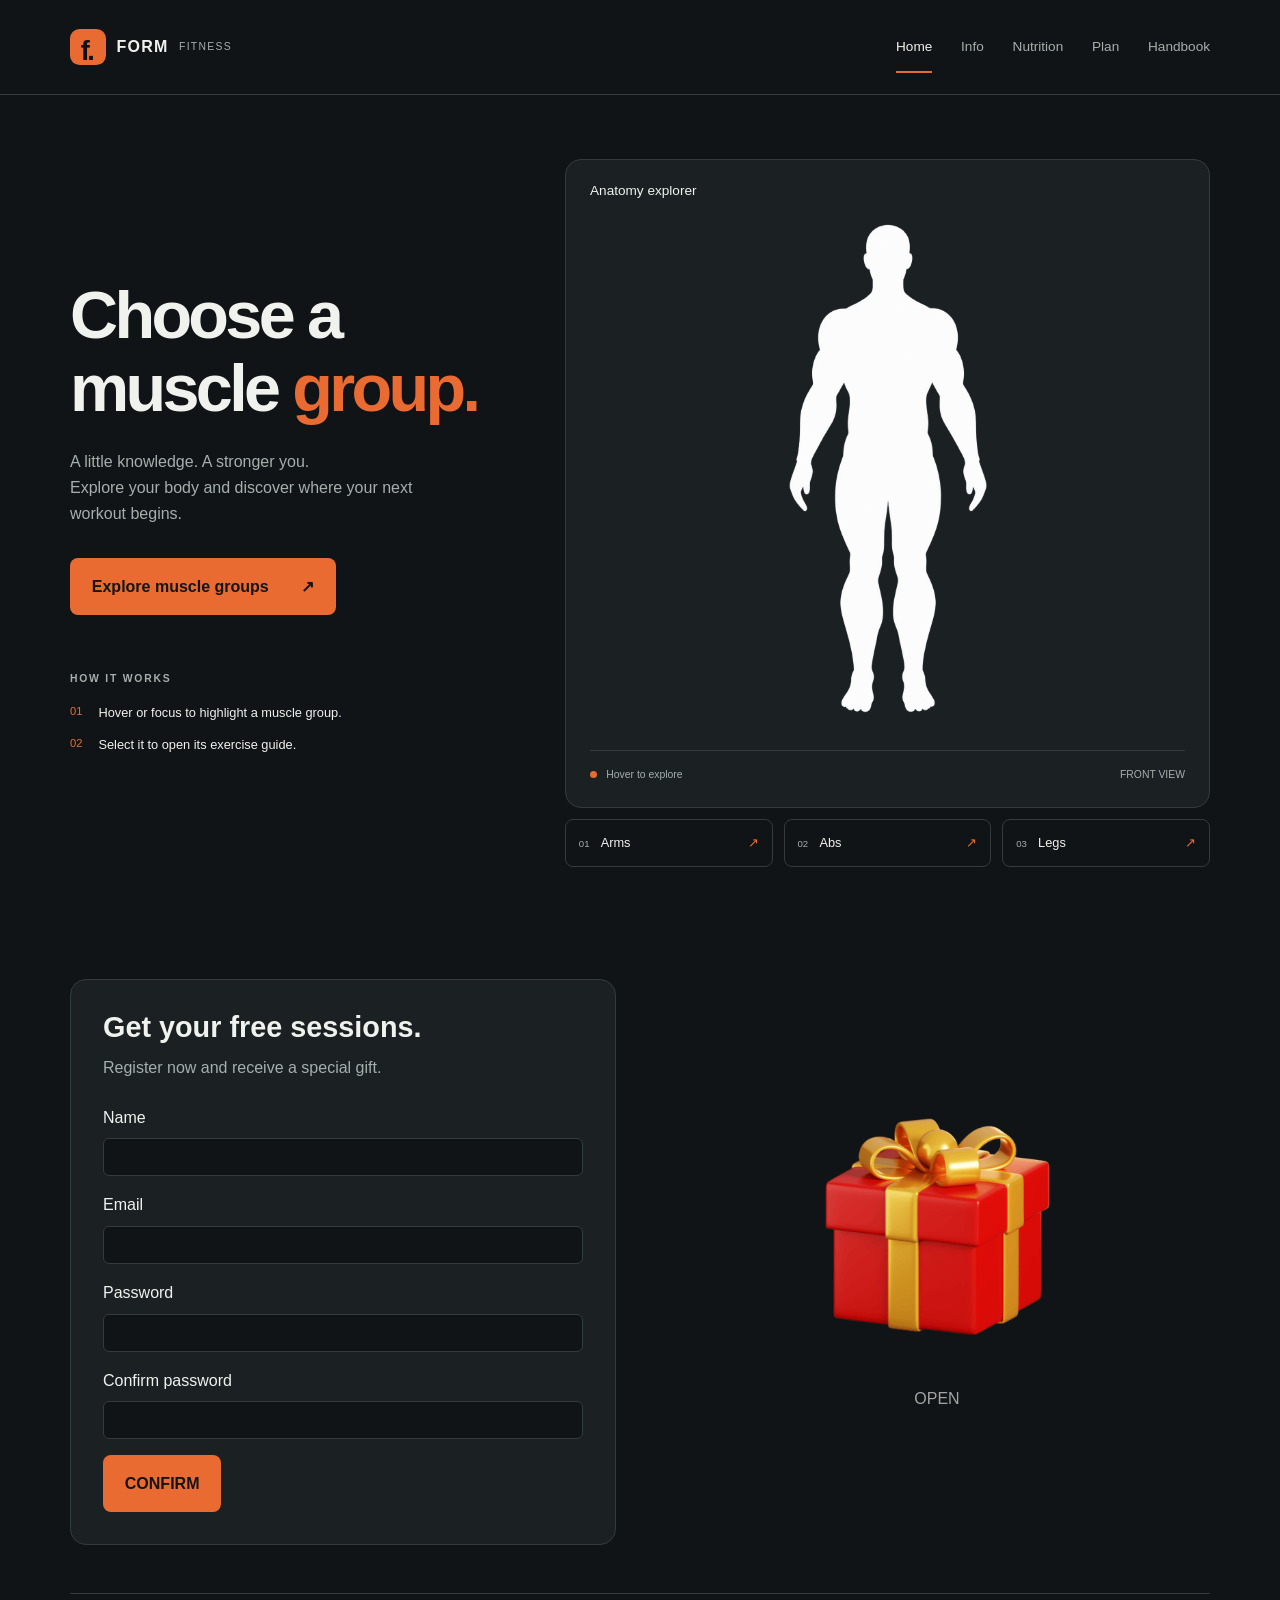
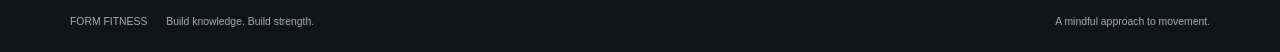
<file: index.html>
<!DOCTYPE html>
<html lang="en">
<head>
    <meta charset="UTF-8">
    <meta name="viewport" content="width=device-width, initial-scale=1.0">
    <meta name="description" content="Explore muscle groups and discover your next workout with Form Fitness.">
    <title>Form Fitness</title>
    <link href="https://cdn.jsdelivr.net/npm/bootstrap@5.3.3/dist/css/bootstrap.min.css" rel="stylesheet">
    <link rel="stylesheet" href="style.css">
    <script src="https://code.jquery.com/jquery-3.7.1.min.js"></script>
    <script src="script.js"></script>

</head>
<body>
    <header class="site-header">
        <nav class="container site-nav" aria-label="Main navigation">
            <a class="brand" href="index.html" aria-label="Form Fitness home"><span class="brand-mark" aria-hidden="true">f.</span> FORM <span class="brand-subtitle">FITNESS</span></a>
            <ul class="nav-links">
                <li><a href="index.html" aria-current="page">Home</a></li>
                <li><a href="page 2/index.html">Info</a></li>
                <li><a href="page 3/index.html">Nutrition</a></li>
                <li><a href="page 4/index.html">Plan</a></li>
                <li><a href="page 5/index.html">Handbook</a></li>
            </ul>
        </nav>
    </header>
    <main id="main" class="container page-container">
        <div class="row g-5 align-items-center">
            <section class="col-lg-5 introduction" aria-labelledby="page-title">
                <h1 id="page-title">Choose a<br>muscle <span>group.</span></h1>
                <p class="intro-copy">A little knowledge. A stronger you.<br>Explore your body and discover where your next workout begins.</p>
                <a class="button" href="#muscle-groups">Explore muscle groups <span aria-hidden="true">↗</span></a>
                <div class="quick-guide">
                    <p class="eyebrow">HOW IT WORKS</p>
                    <ol>
                        <li><span>01</span> Hover or focus to highlight a muscle group.</li>
                        <li><span>02</span> Select it to open its exercise guide.</li>
                    </ol>
                </div>
            </section>
            <section id="muscle-groups" class="col-lg-7" aria-labelledby="anatomy-title">
                <div class="card">
                    <div class="panel-heading"><h2 id="anatomy-title">Anatomy explorer</h2></div>
                    <div class="anatomy-container">
                        <img class="body-base" src="images/body-white.png" alt="Front-facing human body with selectable arms, legs, and abdominal muscles" width="1024" height="1536">
                        <!-- Each region reuses the base silhouette, so its outline stays aligned at every size. -->
                        <a class="body-part left-arm" href="page 2/index.html#arms" aria-label="Open exercises for left arm">
                            <img class="part-hover" src="images/body-white.png" alt="" width="1024" height="1536">
                        </a>
                        <a class="body-part right-arm" href="page 2/index.html#arms" aria-label="Open exercises for right arm">
                            <img class="part-hover" src="images/body-white.png" alt="" width="1024" height="1536">
                        </a>
                        <a class="body-part left-leg" href="page 2/index.html#legs" aria-label="Open exercises for left leg">
                            <img class="part-hover" src="images/body-white.png" alt="" width="1024" height="1536">
                        </a>
                        <a class="body-part right-leg" href="page 2/index.html#legs" aria-label="Open exercises for right leg">
                            <img class="part-hover" src="images/body-white.png" alt="" width="1024" height="1536">
                        </a>
                        <a class="body-part abs" href="page 2/index.html#abs" aria-label="Open exercises for abs">
                            <img class="part-hover" src="images/body-white.png" alt="" width="1024" height="1536">
                        </a>
                    </div>
                    <div class="explorer-key"><span><i class="key-dot" aria-hidden="true"></i> Hover to explore</span><span>FRONT VIEW</span></div>
                </div>
                <div class="muscle-links" aria-label="Muscle group shortcuts">
                    <a href="page 2/index.html#arms"><span>01</span> Arms <span aria-hidden="true">↗</span></a>
                    <a href="page 2/index.html#abs"><span>02</span> Abs <span aria-hidden="true">↗</span></a>
                    <a href="page 2/index.html#legs"><span>03</span> Legs <span aria-hidden="true">↗</span></a>
                </div>
            </section>
        </div>
    </main>

    
<!-- Registration and gift section -->
<section class="container registration-section">
    <div class="row g-5 align-items-center">

        <!-- Registration form -->
        <div class="col-lg-6">
            <div class="card registration-card">
                <h2>Get your free sessions.</h2>
                <p class="registration-description">
                    Register now and receive a special gift.
                </p>

                <form id="registrationForm" novalidate>

                    <!-- Name -->
                    <div class="mb-3">
                        <label for="userName" class="form-label">Name</label>
                        <input type="text" class="form-control" id="userName">
                        <div class="invalid-feedback">Enter your name.</div>
                    </div>

                    <!-- Email -->
                    <div class="mb-3">
                        <label for="userEmail" class="form-label">Email</label>
                        <input type="email" class="form-control" id="userEmail">
                        <div class="invalid-feedback">Enter a valid email.</div>
                    </div>

                    <!-- Password -->
                    <div class="mb-3">
                        <label for="userPassword" class="form-label">Password</label>
                        <input type="password" class="form-control" id="userPassword">
                        <div class="invalid-feedback">
                            Password must contain at least 6 characters.
                        </div>
                    </div>

                    <!-- Confirm password -->
                    <div class="mb-3">
                        <label for="confirmPassword" class="form-label">
                            Confirm password
                        </label>
                        <input type="password" class="form-control" id="confirmPassword">
                        <div class="invalid-feedback">Passwords do not match.</div>
                    </div>

                    <button type="submit" class="button confirm-button">
                        CONFIRM
                    </button>

                    <!-- Success message -->
                    <p id="successMessage" class="success-message">
                        Registration successful! Open your gift.
                    </p>

                </form>
            </div>
        </div>

        <!-- Gift -->
        <div class="col-lg-6">
            <div class="gift-container">
                <img src="images/present.png" alt="Gift box" class="gift-image">

                <button id="openGift" class="btn gift-button" disabled>
                    OPEN
                </button>

                <!-- Promo code -->
                <div id="promoCode" class="promo-code">
                    <h3>Congratulations!</h3>
                    <p>Promo code for 3 free training sessions with a coach.</p>
                    <strong>CODE: QQQQ-1111</strong>
                </div>
            </div>
        </div>

     </div>
    </section>


    <footer class="container site-footer"><p>FORM FITNESS <span>Build knowledge. Build strength.</span></p><p>A mindful approach to movement.</p></footer>
</body>
</html>
</file>
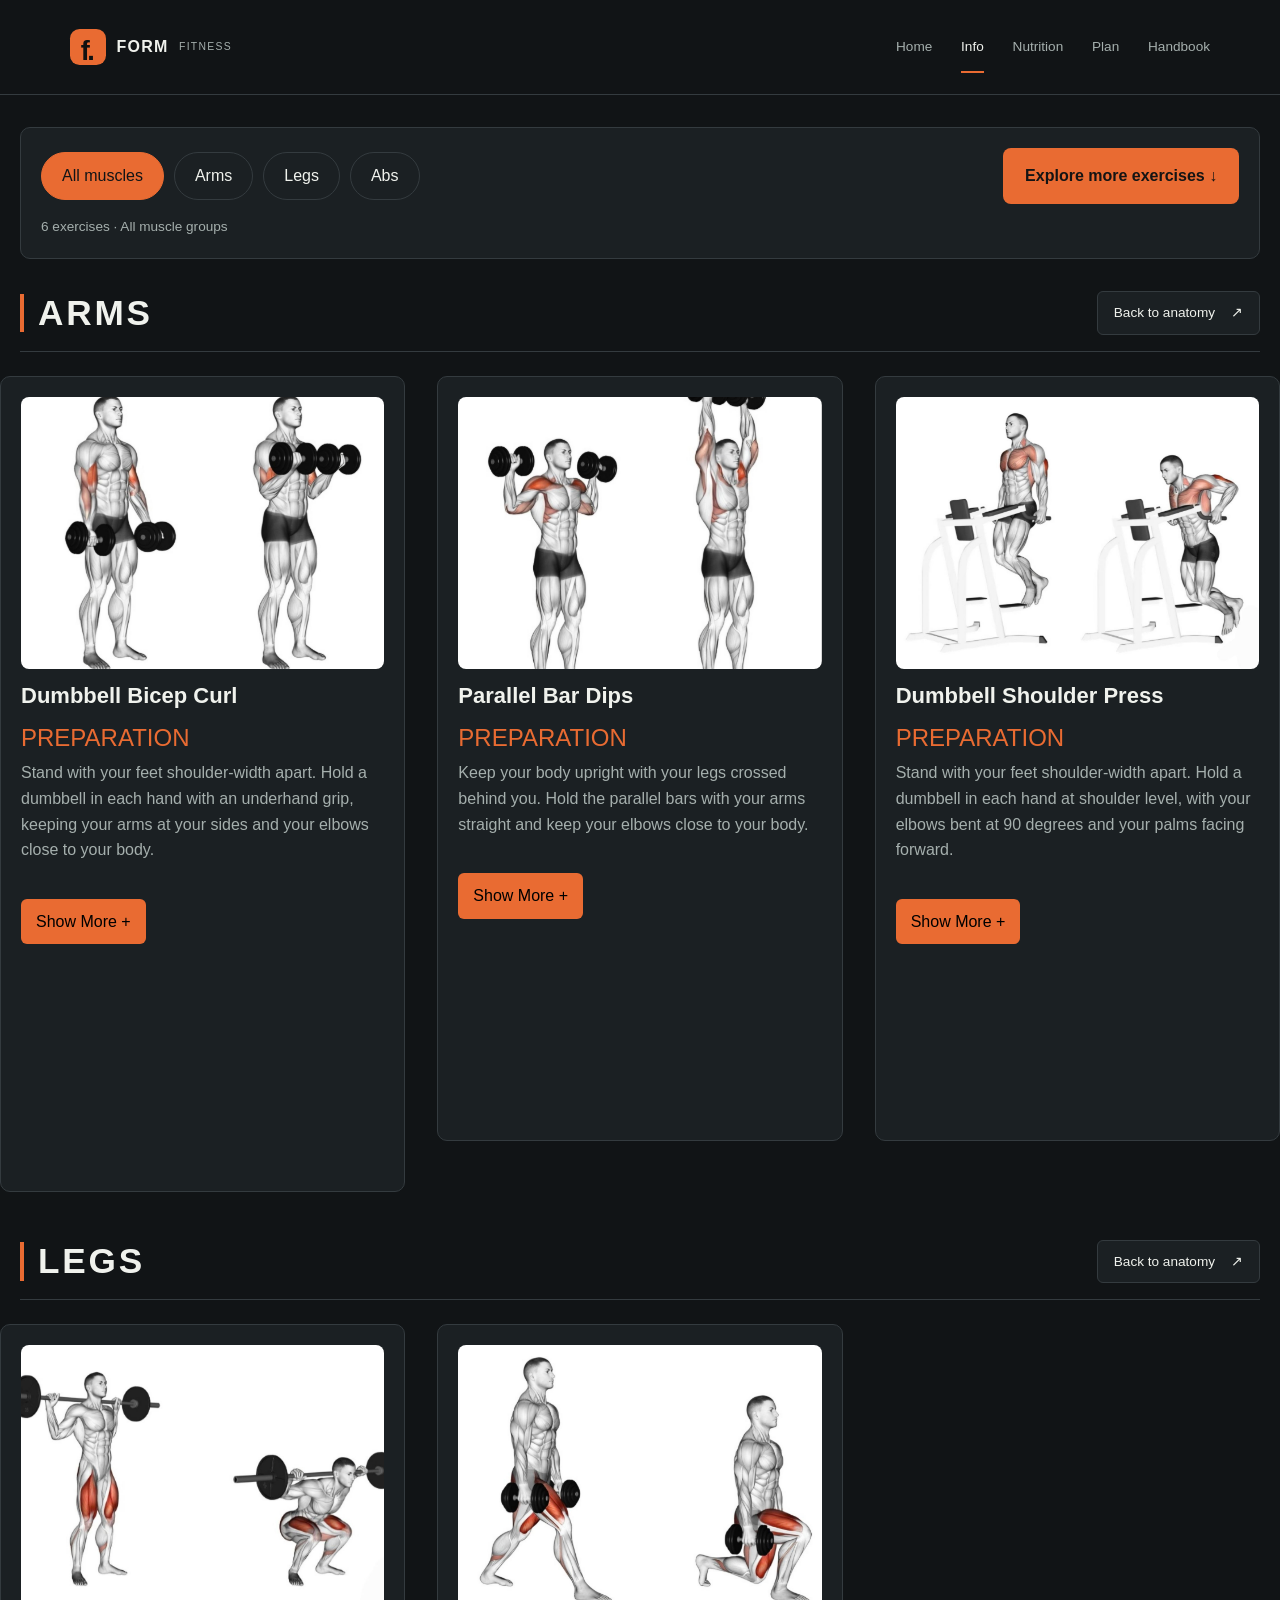
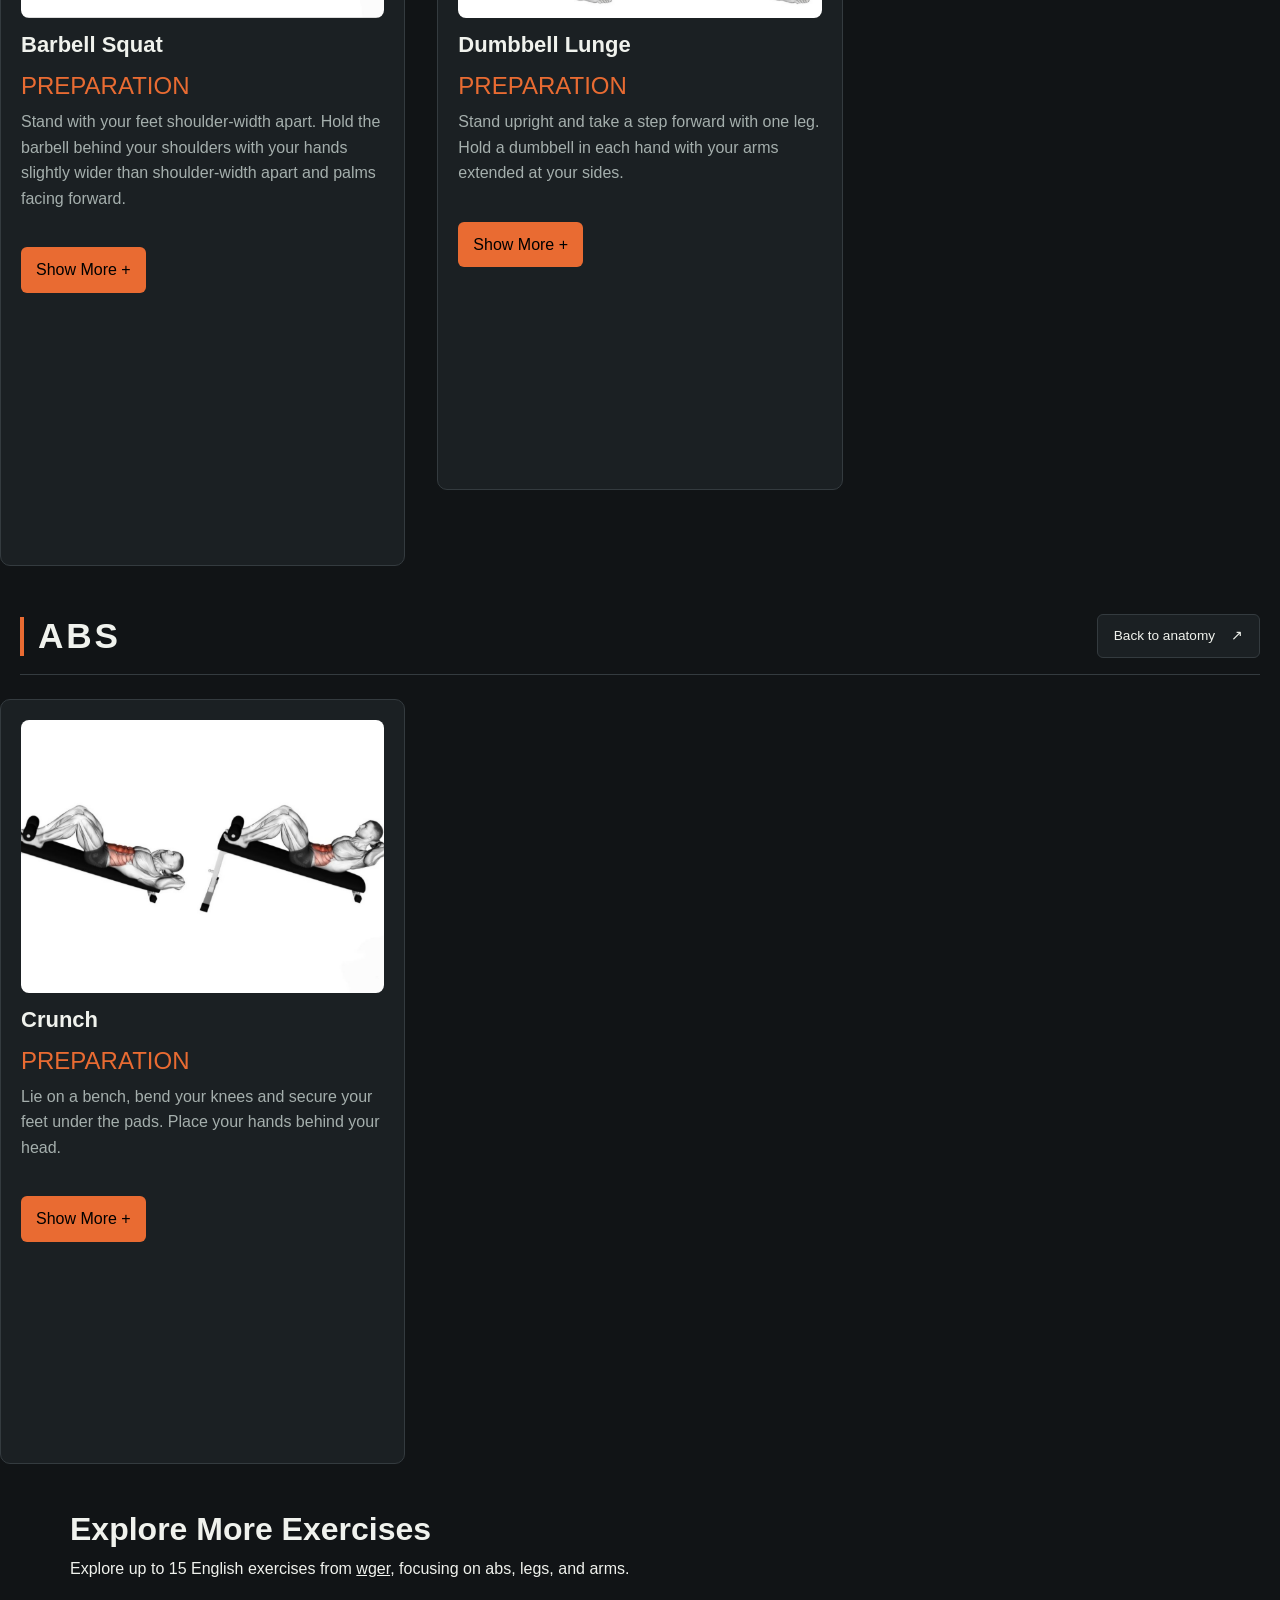
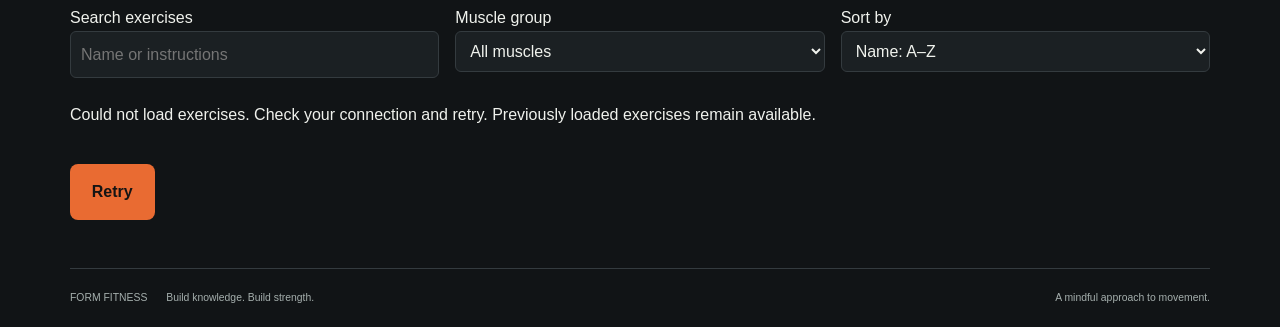
<file: page 2/index.html>
<!DOCTYPE html>
<html>
    <head>
        <meta charset="utf-8">
        <meta http-equiv="X-UA-Compatible" content="IE=edge">
        <meta name="viewport" content="width=device-width, initial-scale=1">
        <title>Form Fitness</title>
        <link href="https://cdn.jsdelivr.net/npm/bootstrap@5.3.3/dist/css/bootstrap.min.css" rel="stylesheet">
        <link rel="stylesheet" href="style.css">
        <link rel="stylesheet" href="../style.css">
        <script src="https://code.jquery.com/jquery-3.7.1.min.js" defer></script>
        <script src="info.js" defer></script>
        <script src="filters.js" defer></script>
        <script src="exercise-api.js" defer></script>
    </head>
    <body>
        <header class="site-header">
        <nav class="container site-nav" aria-label="Main navigation">
            <a class="brand" href="../index.html" aria-label="Form Fitness home"><span class="brand-mark" aria-hidden="true">f.</span> FORM <span class="brand-subtitle">FITNESS</span></a>
            <ul class="nav-links">
                <li><a href="../index.html">Home</a></li>
                <li><a href="../page 2/index.html" aria-current="page">Info</a></li>
                <li><a href="../page 3/index.html">Nutrition</a></li>
                <li><a href="../page 4/index.html">Plan</a></li>
                <li><a href="../page 5/index.html">Handbook</a></li>
            </ul>
        </nav>
    </header>
    <section class="muscle-filters" aria-label="Filter exercises by muscle group" hidden>
        <div class="filter-buttons" role="group" aria-label="Muscle groups">
            <button type="button" data-muscle-filter="all" aria-pressed="true">All muscles</button>
            <button type="button" data-muscle-filter="arms" aria-pressed="false">Arms</button>
            <button type="button" data-muscle-filter="legs" aria-pressed="false">Legs</button>
            <button type="button" data-muscle-filter="abs" aria-pressed="false">Abs</button>
        </div>
        <a class="button api-jump" href="#api-exercises">Explore more exercises ↓</a>
        <p id="filter-status" role="status">6 exercises · All muscle groups</p>
    </section>

    <!-- РУКИ -->
    <section id="arms" class="muscle-section">

    <div class="muscle-heading">
        <h2>ARMS</h2>
        <a class="anatomy-return" href="../index.html#muscle-groups">Back to anatomy <span aria-hidden="true">↗</span></a>
    </div>

    <div class="exercise-grid">

        <!-- Exercise 1 -->
        <div class="exercise-card">
            <img src="../images/arms1.jpg" alt="Dumbbell Bicep Curl">

            <h3>Dumbbell Bicep Curl</h3>

            <h4>PREPARATION</h4>
            <p>
                Stand with your feet shoulder-width apart.
                Hold a dumbbell in each hand with an underhand grip,
                keeping your arms at your sides and your elbows close to your body.
            </p>

            <details>
                <summary>Show More</summary>

                <div class="description">
                    <h4>EXECUTION</h4>
                    <ol>
                        <li>Raise the dumbbells until your forearms are close to your chest.</li>
                        <li>Pause for a few seconds and contract your biceps.</li>
                        <li>Lower the dumbbells back to the starting position and repeat.</li>
                    </ol>
                </div>
            </details>
        </div>


        <!-- Exercise 2 -->
        <div class="exercise-card">
            <img src="../images/arms2.jpg" alt="Parallel Bar Dips">

            <h3>Parallel Bar Dips</h3>

            <h4>PREPARATION</h4>
            <p>
                Keep your body upright with your legs crossed behind you.
                Hold the parallel bars with your arms straight and keep
                your elbows close to your body.
            </p>

            <details>
                <summary>Show More</summary>

                <div class="description">
                    <h4>EXECUTION</h4>
                    <ol>
                        <li>
                            Bend your elbows and lower your body until your
                            upper arms are approximately parallel to the floor.
                        </li>
                        <li>
                            Pause briefly, then slowly push yourself back
                            to the starting position and repeat.
                        </li>
                    </ol>
                </div>
            </details>
        </div>


        <!-- Exercise 3 -->
        <div class="exercise-card">
            <img src="../images/arms3.jpg" alt="Dumbbell Shoulder Press">

            <h3>Dumbbell Shoulder Press</h3>

            <h4>PREPARATION</h4>
            <p>
                Stand with your feet shoulder-width apart.
                Hold a dumbbell in each hand at shoulder level,
                with your elbows bent at 90 degrees and your palms facing forward.
            </p>

            <details>
                <summary>Show More</summary>

                <div class="description">
                    <h4>EXECUTION</h4>
                    <ol>
                        <li>
                            Exhale and press the dumbbells upward until
                            your arms are directly above your head.
                        </li>
                        <li>
                            Pause briefly, then slowly lower the dumbbells
                            back to the starting position and repeat.
                        </li>
                    </ol>
                </div>
            </details>
        </div>

    </div>
</section>
<!-- НОГИ -->
<section id="legs" class="muscle-section">

    <div class="muscle-heading">
        <h2>LEGS</h2>
        <a class="anatomy-return" href="../index.html#muscle-groups">Back to anatomy <span aria-hidden="true">↗</span></a>
    </div>

    <div class="exercise-grid">

        <!-- Exercise 1 -->
        <div class="exercise-card">

            <img src="../images/legs1.jpg" alt="Barbell Squat">

            <h3>Barbell Squat</h3>

            <h4>PREPARATION</h4>
            <p>
                Stand with your feet shoulder-width apart.
                Hold the barbell behind your shoulders with your hands
                slightly wider than shoulder-width apart and palms facing forward.
            </p>

            <details>
                <summary>Show More</summary>

                <div class="description">
                    <h4>EXECUTION</h4>
                    <ol>
                        <li>
                            Inhale and squat down until your thighs are
                            parallel to the floor.
                        </li>
                        <li>
                            Pause for a few seconds and feel the muscle contraction.
                        </li>
                        <li>
                            Exhale, slowly push through your heels and the middle
                            of your feet to return to the starting position and repeat.
                        </li>
                    </ol>
                </div>
            </details>

        </div>


        <!-- Exercise 2 -->
        <div class="exercise-card">

            <img src="../images/legs2.jpg" alt="Dumbbell Lunge">

            <h3>Dumbbell Lunge</h3>

            <h4>PREPARATION</h4>
            <p>
                Stand upright and take a step forward with one leg.
                Hold a dumbbell in each hand with your arms extended
                at your sides.
            </p>

            <details>
                <summary>Show More</summary>

                <div class="description">
                    <h4>EXECUTION</h4>
                    <ol>
                        <li>
                            Inhale and lower your back knee almost to the floor,
                            bending your front knee until your thigh is parallel
                            to the floor.
                        </li>
                        <li>
                            Exhale and return to the starting position.
                        </li>
                        <li>
                            Switch to the other leg and repeat.
                        </li>
                    </ol>
                </div>
            </details>

        </div>

    </div>

</section>


<!-- ПРЕСС-->

<section id="abs" class="muscle-section">

    <div class="muscle-heading">
        <h2>ABS</h2>
        <a class="anatomy-return" href="../index.html#muscle-groups">Back to anatomy <span aria-hidden="true">↗</span></a>
    </div>

    <div class="exercise-grid">

        <div class="exercise-card">

            <img src="../images/abs1.jpg" alt="Crunch">

            <h3>Crunch</h3>

            <h4>PREPARATION</h4>
            <p>
                Lie on a bench, bend your knees and secure your feet
                under the pads. Place your hands behind your head.
            </p>

            <details>
                <summary>Show More</summary>

                <div class="description">
                    <h4>EXECUTION</h4>
                    <ol>
                        <li>
                            Exhale and contract your abs to lift your
                            shoulders toward your knees.
                        </li>
                        <li>
                            Pause at the top for a few seconds, inhale,
                            slowly return to the starting position and repeat.
                        </li>
                    </ol>
                </div>
            </details>

        </div>

    </div>

</section>
    <section id="api-exercises" class="container api-exercises" aria-labelledby="api-heading">
        <h2 id="api-heading">Explore More Exercises</h2>
        <p>Explore up to 15 English exercises from <a href="https://wger.de">wger</a>, focusing on abs, legs, and arms.</p>
        <div class="api-controls">
            <label>Search exercises<input id="api-search" type="search" placeholder="Name or instructions"></label>
            <label>Muscle group<select id="api-muscle"><option value="all">All muscles</option></select></label>
            <label>Sort by<select id="api-sort"><option value="asc">Name: A–Z</option><option value="desc">Name: Z–A</option></select></label>
        </div>
        <p id="api-status" role="status" aria-live="polite"></p>
        <p id="api-count" role="status"></p>
        <div id="api-results" class="exercise-grid" aria-busy="false"></div>
        <button id="api-retry" class="button" type="button" hidden>Retry</button>
        <button id="api-more" class="button" type="button" hidden>Load more exercises</button>
        <noscript>Enable JavaScript to explore exercises from wger.</noscript>
    </section>
    <footer class="container site-footer"><p>FORM FITNESS <span>Build knowledge. Build strength.</span></p><p>A mindful approach to movement.</p></footer>
</body>
</html>
</file>
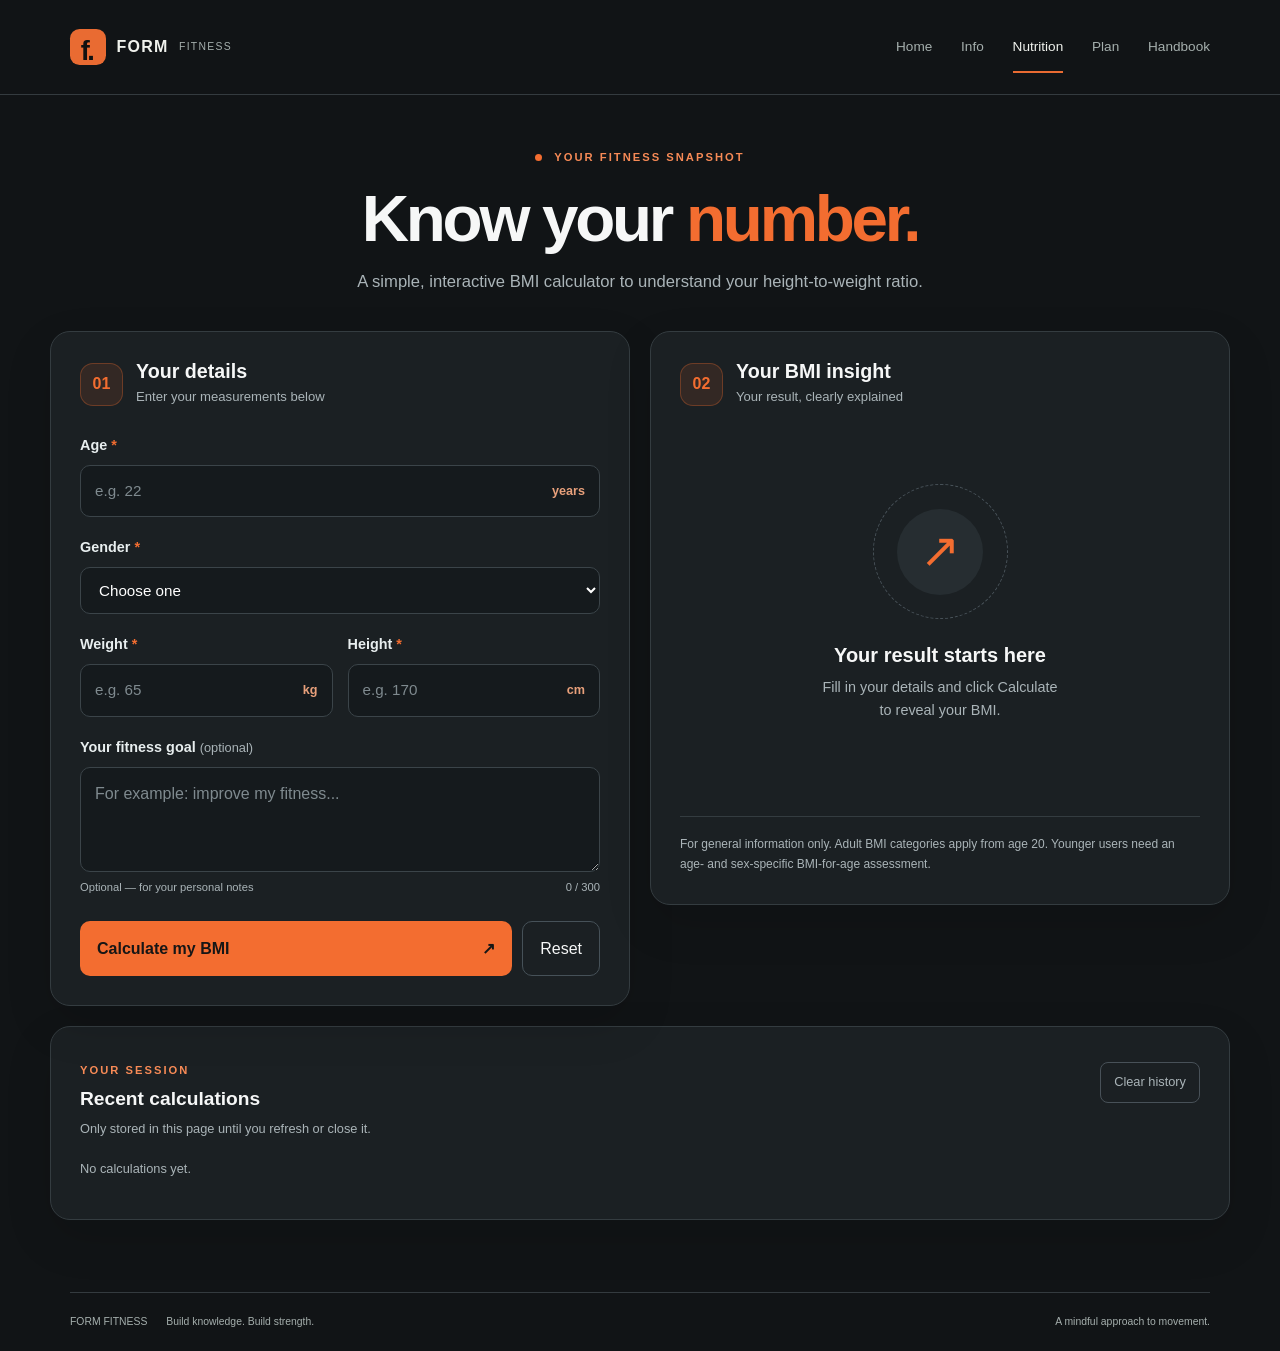
<file: page 3/index.html>
<!DOCTYPE html>
<html lang="en">
<head>
  <meta charset="utf-8">
  <meta name="viewport" content="width=device-width, initial-scale=1">
  <title>FORM FITNESS — BMI Studio</title>
  <link href="https://cdn.jsdelivr.net/npm/bootstrap@5.3.3/dist/css/bootstrap.min.css" rel="stylesheet">
  <link rel="stylesheet" href="../style.css">
  <link rel="stylesheet" href="style.css">
  <script src="https://code.jquery.com/jquery-3.7.1.min.js" defer></script>
  <script src="nutrition.js" defer></script>
</head>
<body>
  <header class="site-header">
    <nav class="container site-nav" aria-label="Main navigation">
      <a class="brand" href="../index.html" aria-label="FORM FITNESS home"><span class="brand-mark" aria-hidden="true">f.</span> FORM <span class="brand-subtitle">FITNESS</span></a>
      <ul class="nav-links">
        <li><a href="../index.html">Home</a></li>
        <li><a href="../page 2/index.html">Info</a></li>
        <li><a href="../page 3/index.html" aria-current="page">Nutrition</a></li>
        <li><a href="../page 4/index.html">Plan</a></li>
        <li><a href="../page 5/index.html">Handbook</a></li>
      </ul>
    </nav>
  </header>
  <main class="container nutrition-main">
    <section class="intro" aria-labelledby="nutritionTitle">
      <span class="eyebrow"><span class="pulse-dot"></span> YOUR FITNESS SNAPSHOT</span>
      <h1 id="nutritionTitle">Know your <em>number.</em></h1>
      <p>A simple, interactive BMI calculator to understand your height-to-weight ratio.</p>
    </section>
    <div class="nutrition-layout">
      <section class="glass-panel input-panel" aria-labelledby="detailsTitle">
        <div class="section-heading"><span class="step-chip">01</span><div><h2 id="detailsTitle">Your details</h2><p>Enter your measurements below</p></div></div>
        <form id="nutritionForm" novalidate>
          <div class="field"><label for="age">Age <span class="required">*</span></label><div class="input-shell"><input id="age" name="age" type="number" min="2" max="120" step="1" placeholder="e.g. 22" aria-describedby="ageError"><span class="unit">years</span></div><p class="field-error" id="ageError" aria-live="polite"></p></div>
          <div class="field"><label for="gender">Gender <span class="required">*</span></label><div class="input-shell"><select id="gender" name="gender" aria-describedby="genderError"><option value="">Choose one</option><option value="female">Female</option><option value="male">Male</option><option value="other">Prefer not to say</option></select></div><p class="field-error" id="genderError" aria-live="polite"></p></div>
          <div class="measurement-grid">
            <div class="field"><label for="weight">Weight <span class="required">*</span></label><div class="input-shell"><input id="weight" name="weight" type="number" min="1" max="500" step="any" placeholder="e.g. 65" aria-describedby="weightError"><span class="unit">kg</span></div><p class="field-error" id="weightError" aria-live="polite"></p></div>
            <div class="field"><label for="height">Height <span class="required">*</span></label><div class="input-shell"><input id="height" name="height" type="number" min="50" max="250" step="any" placeholder="e.g. 170" aria-describedby="heightError"><span class="unit">cm</span></div><p class="field-error" id="heightError" aria-live="polite"></p></div>
          </div>
          <div class="field"><label for="goal">Your fitness goal <span class="optional">(optional)</span></label><textarea id="goal" name="goal" rows="3" maxlength="300" placeholder="For example: improve my fitness..."></textarea><div class="field-footer"><span>Optional — for your personal notes</span><span id="goalCount">0 / 300</span></div></div>
          <div class="button-row"><button class="calculate-btn" type="submit">Calculate my BMI <span aria-hidden="true">↗</span></button><button class="reset-btn" type="reset">Reset</button></div>
          <p class="form-message" id="formMessage" role="status" aria-live="polite"></p>
        </form>
      </section>
      <section class="glass-panel result-panel" aria-labelledby="resultTitle">
        <div class="section-heading"><span class="step-chip">02</span><div><h2 id="resultTitle">Your BMI insight</h2><p>Your result, clearly explained</p></div></div>
        <div id="emptyState" class="empty-state"><div class="empty-orbit" aria-hidden="true"><div class="empty-orbit-inner">↗</div></div><h3>Your result starts here</h3><p>Fill in your details and click Calculate to reveal your BMI.</p></div>
        <div id="resultContent" hidden>
          <div class="score-area"><span class="score-label">YOUR BODY MASS INDEX</span><div class="score-number" id="bmiValue">--</div><div class="category-pill" id="bmiCategory">—</div></div>
          <div class="scale-block"><div class="scale-heading"><span>BMI spectrum</span><span id="scaleValue">—</span></div><div class="scale-track" aria-label="BMI scale from underweight to obesity"><span class="scale-marker" id="scaleMarker"></span></div><div class="scale-labels"><span>Underweight</span><span>Healthy</span><span>Overweight</span><span>Obesity</span></div></div>
          <div class="insight-card"><span class="insight-icon" aria-hidden="true">✦</span><p id="bmiExplanation"></p></div>
          <button type="button" class="details-toggle" id="detailsToggle" aria-expanded="false" aria-controls="detailsContent">How is BMI calculated? <span aria-hidden="true">⌄</span></button>
          <div id="detailsContent" class="details-content"><p><strong>BMI = weight (kg) ÷ height (m)².</strong> For example, 65 kg and 1.70 m gives BMI 22.5.</p><p>BMI is a screening measure, not a diagnosis. It cannot measure body fat directly or account for muscle mass.</p></div>
        </div>
        <p class="disclaimer">For general information only. Adult BMI categories apply from age 20. Younger users need an age- and sex-specific BMI-for-age assessment.</p>
      </section>
    </div>
    <section class="history-section glass-panel" aria-labelledby="historyTitle"><div class="history-head"><div><span class="eyebrow">YOUR SESSION</span><h2 id="historyTitle">Recent calculations</h2></div><button id="clearHistory" type="button" class="clear-history">Clear history</button></div><p class="history-note">Only stored in this page until you refresh or close it.</p><div id="historyList" class="history-list" aria-live="polite"><p class="history-empty">No calculations yet.</p></div></section>
  </main>
<footer class="container site-footer"><p>FORM FITNESS <span>Build knowledge. Build strength.</span></p><p>A mindful approach to movement.</p></footer>
</body>
</html>
</file>
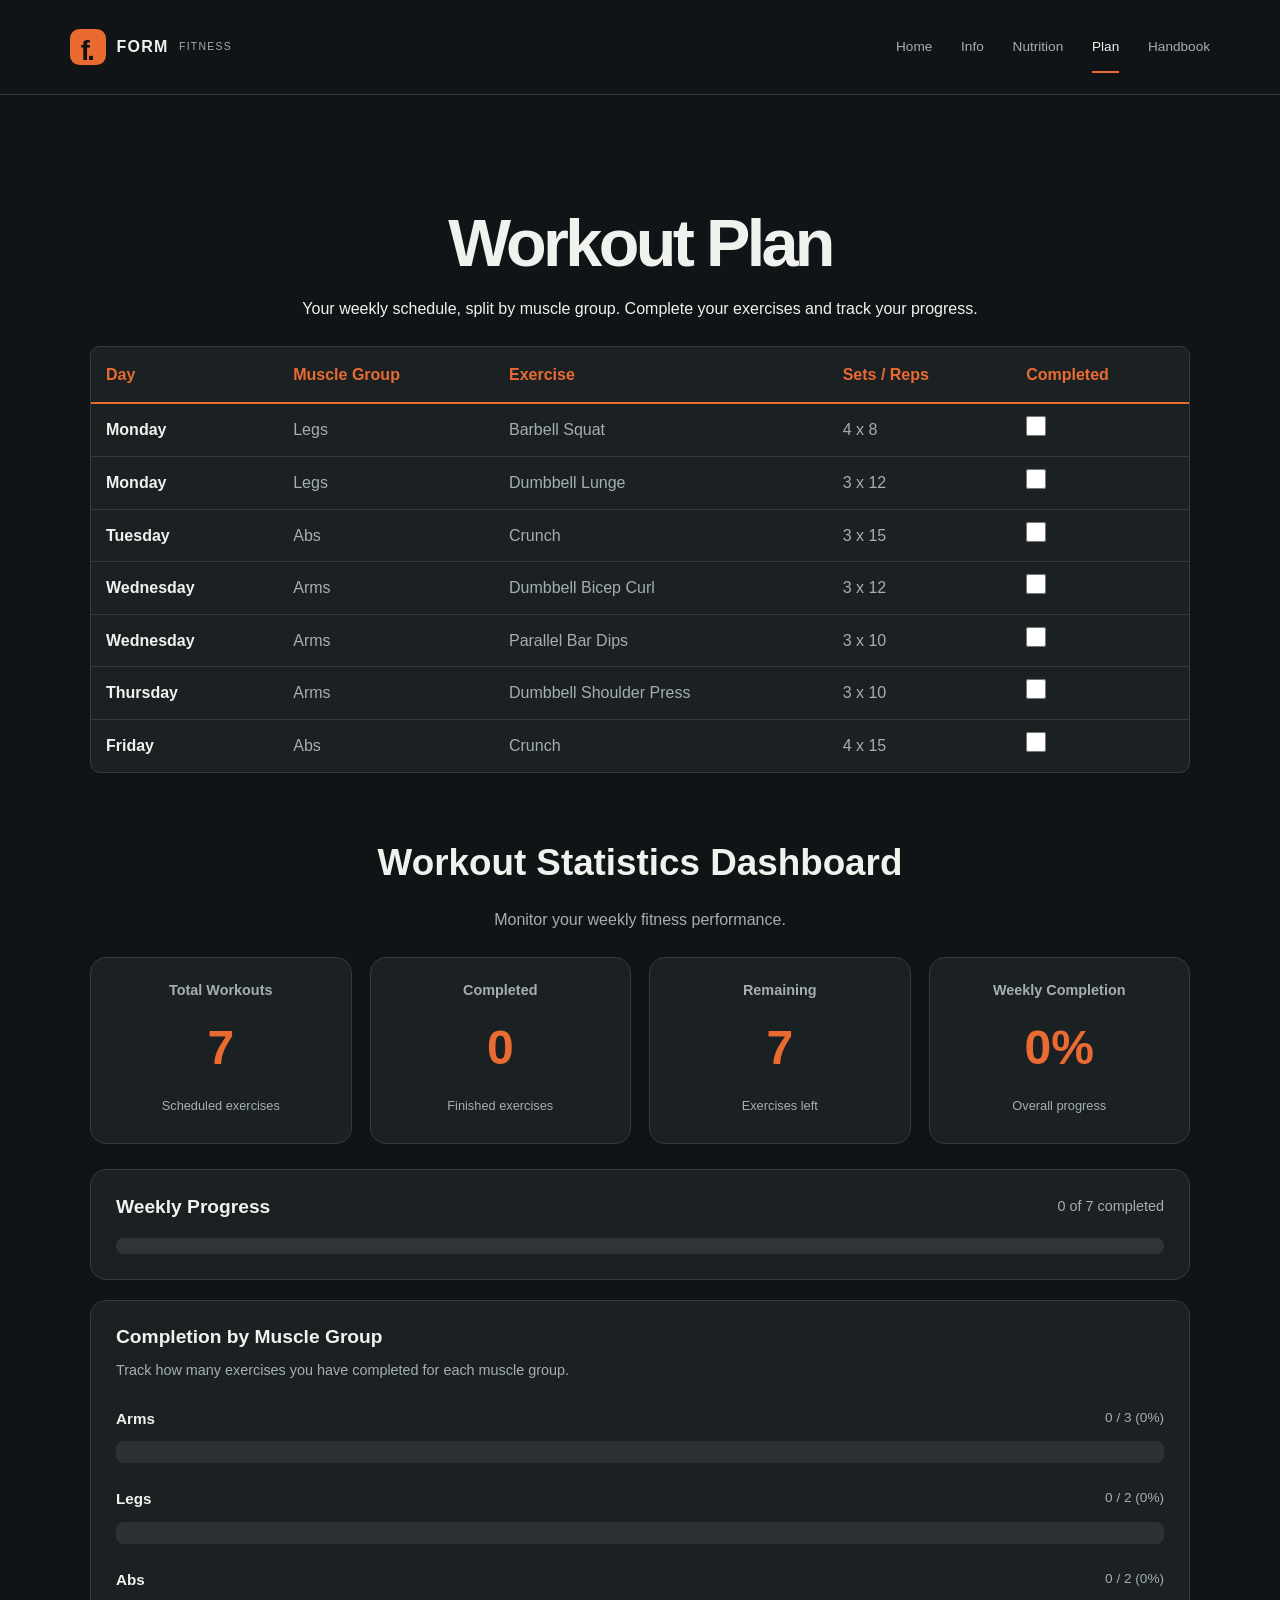
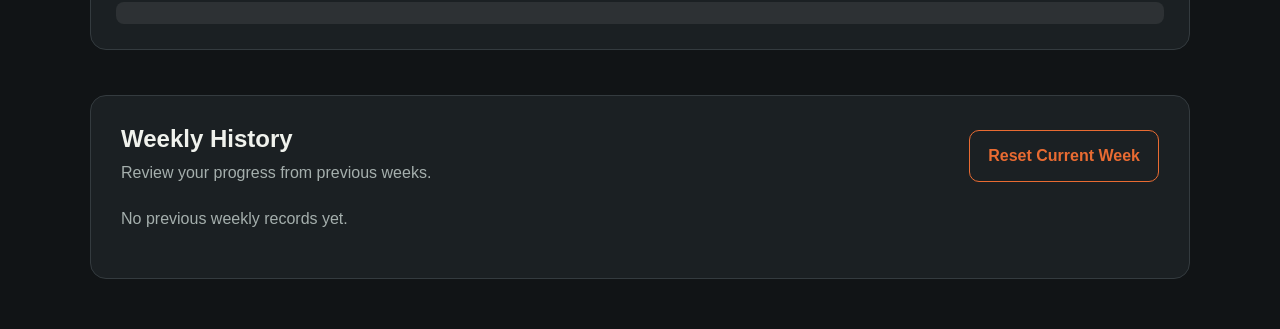
<file: page 4/index.html>
<!DOCTYPE html>
<html lang="en">
<head>
    <meta charset="utf-8">
    <meta http-equiv="X-UA-Compatible" content="IE=edge">
    <meta name="viewport" content="width=device-width, initial-scale=1">
    <title>FORM FITNESS — Workout Plan</title>

    <link href="https://cdn.jsdelivr.net/npm/bootstrap@5.3.3/dist/css/bootstrap.min.css" rel="stylesheet">
    <link rel="stylesheet" href="../style.css">
    <link rel="stylesheet" href="style.css">

    <script src="plan.js" defer></script>
</head>

<body>
    <header class="site-header">
        <nav class="container site-nav" aria-label="Main navigation">
            <a class="brand" href="../index.html" aria-label="FORM FITNESS home">
                <span class="brand-mark" aria-hidden="true">f.</span>
                FORM <span class="brand-subtitle">FITNESS</span>
            </a>

            <ul class="nav-links">
                <li><a href="../index.html">Home</a></li>
                <li><a href="../page 2/index.html">Info</a></li>
                <li><a href="../page 3/index.html">Nutrition</a></li>
                <li><a href="../page 4/index.html" aria-current="page">Plan</a></li>
                <li><a href="../page 5/index.html">Handbook</a></li>
            </ul>
        </nav>
    </header>

    <main class="container my-5">

        <section id="plan" class="plan-section">
            <h1 class="text-center mb-3">Workout Plan</h1>

            <p class="text-center mb-4">
                Your weekly schedule, split by muscle group.
                Complete your exercises and track your progress.
            </p>

            <div class="table-responsive">
                <table class="table plan-table">
                    <caption class="visually-hidden">
                        Weekly workout schedule
                    </caption>

                    <thead>
                        <tr>
                            <th scope="col">Day</th>
                            <th scope="col">Muscle Group</th>
                            <th scope="col">Exercise</th>
                            <th scope="col">Sets / Reps</th>
                            <th scope="col">Completed</th>
                        </tr>
                    </thead>

                    <tbody>
                        <tr>
                            <th scope="row">Monday</th>
                            <td>Legs</td>
                            <td>Barbell Squat</td>
                            <td>4 x 8</td>
                            <td>
                                <input type="checkbox"
                                       class="workout-checkbox"
                                       data-id="squat"
                                       data-group="Legs"
                                       aria-label="Complete Barbell Squat">
                            </td>
                        </tr>

                        <tr>
                            <th scope="row">Monday</th>
                            <td>Legs</td>
                            <td>Dumbbell Lunge</td>
                            <td>3 x 12</td>
                            <td>
                                <input type="checkbox"
                                       class="workout-checkbox"
                                       data-id="lunge"
                                       data-group="Legs"
                                       aria-label="Complete Dumbbell Lunge">
                            </td>
                        </tr>

                        <tr>
                            <th scope="row">Tuesday</th>
                            <td>Abs</td>
                            <td>Crunch</td>
                            <td>3 x 15</td>
                            <td>
                                <input type="checkbox"
                                       class="workout-checkbox"
                                       data-id="crunch-tuesday"
                                       data-group="Abs"
                                       aria-label="Complete Tuesday Crunch">
                            </td>
                        </tr>

                        <tr>
                            <th scope="row">Wednesday</th>
                            <td>Arms</td>
                            <td>Dumbbell Bicep Curl</td>
                            <td>3 x 12</td>
                            <td>
                                <input type="checkbox"
                                       class="workout-checkbox"
                                       data-id="bicep-curl"
                                       data-group="Arms"
                                       aria-label="Complete Dumbbell Bicep Curl">
                            </td>
                        </tr>

                        <tr>
                            <th scope="row">Wednesday</th>
                            <td>Arms</td>
                            <td>Parallel Bar Dips</td>
                            <td>3 x 10</td>
                            <td>
                                <input type="checkbox"
                                       class="workout-checkbox"
                                       data-id="dips"
                                       data-group="Arms"
                                       aria-label="Complete Parallel Bar Dips">
                            </td>
                        </tr>

                        <tr>
                            <th scope="row">Thursday</th>
                            <td>Arms</td>
                            <td>Dumbbell Shoulder Press</td>
                            <td>3 x 10</td>
                            <td>
                                <input type="checkbox"
                                       class="workout-checkbox"
                                       data-id="shoulder-press"
                                       data-group="Arms"
                                       aria-label="Complete Dumbbell Shoulder Press">
                            </td>
                        </tr>

                        <tr>
                            <th scope="row">Friday</th>
                            <td>Abs</td>
                            <td>Crunch</td>
                            <td>4 x 15</td>
                            <td>
                                <input type="checkbox"
                                       class="workout-checkbox"
                                       data-id="crunch-friday"
                                       data-group="Abs"
                                       aria-label="Complete Friday Crunch">
                            </td>
                        </tr>
                    </tbody>
                </table>
            </div>
        </section>

        <section class="dashboard-section"
                 aria-labelledby="dashboardTitle">

            <h2 id="dashboardTitle" class="text-center mb-4">
                Workout Statistics Dashboard
            </h2>

            <p class="text-center mb-4">
                Monitor your weekly fitness performance.
            </p>

            <div class="stats-grid">

                <div class="stat-card">
                    <h3>Total Workouts</h3>
                    <p id="totalWorkouts">7</p>
                    <span>Scheduled exercises</span>
                </div>

                <div class="stat-card">
                    <h3>Completed</h3>
                    <p id="completedWorkouts">0</p>
                    <span>Finished exercises</span>
                </div>

                <div class="stat-card">
                    <h3>Remaining</h3>
                    <p id="remainingWorkouts">7</p>
                    <span>Exercises left</span>
                </div>

                <div class="stat-card">
                    <h3>Weekly Completion</h3>
                    <p id="weeklyPercentage">0%</p>
                    <span>Overall progress</span>
                </div>

            </div>

            <div class="progress-panel">
                <div class="progress-heading">
                    <h3>Weekly Progress</h3>
                    <span id="progressLabel">0 of 7 completed</span>
                </div>

                <div class="progress-track"
                     id="weeklyProgress"
                     role="progressbar"
                     aria-label="Weekly workout completion"
                     aria-valuemin="0"
                     aria-valuemax="100"
                     aria-valuenow="0">

                    <div id="weeklyProgressFill"></div>
                </div>
            </div>

            <div class="chart-panel">
                <h3>Completion by Muscle Group</h3>

                <p>
                    Track how many exercises you have completed
                    for each muscle group.
                </p>

                <div id="muscleChart"></div>
            </div>

        </section>

        <section class="weekly-history-section"
                 aria-labelledby="historyTitle">

            <div class="history-header">
                <div>
                    <h2 id="historyTitle">Weekly History</h2>
                    <p>Review your progress from previous weeks.</p>
                </div>

                <button type="button"
                        id="resetWeekBtn"
                        class="reset-week-btn">
                    Reset Current Week
                </button>
            </div>

            <p id="storageMessage"
               role="status"
               aria-live="polite"></p>

            <div id="weeklyHistory">
                <p>No previous weekly records yet.</p>
            </div>

        </section>

    </main>
</body>
</html>
</file>
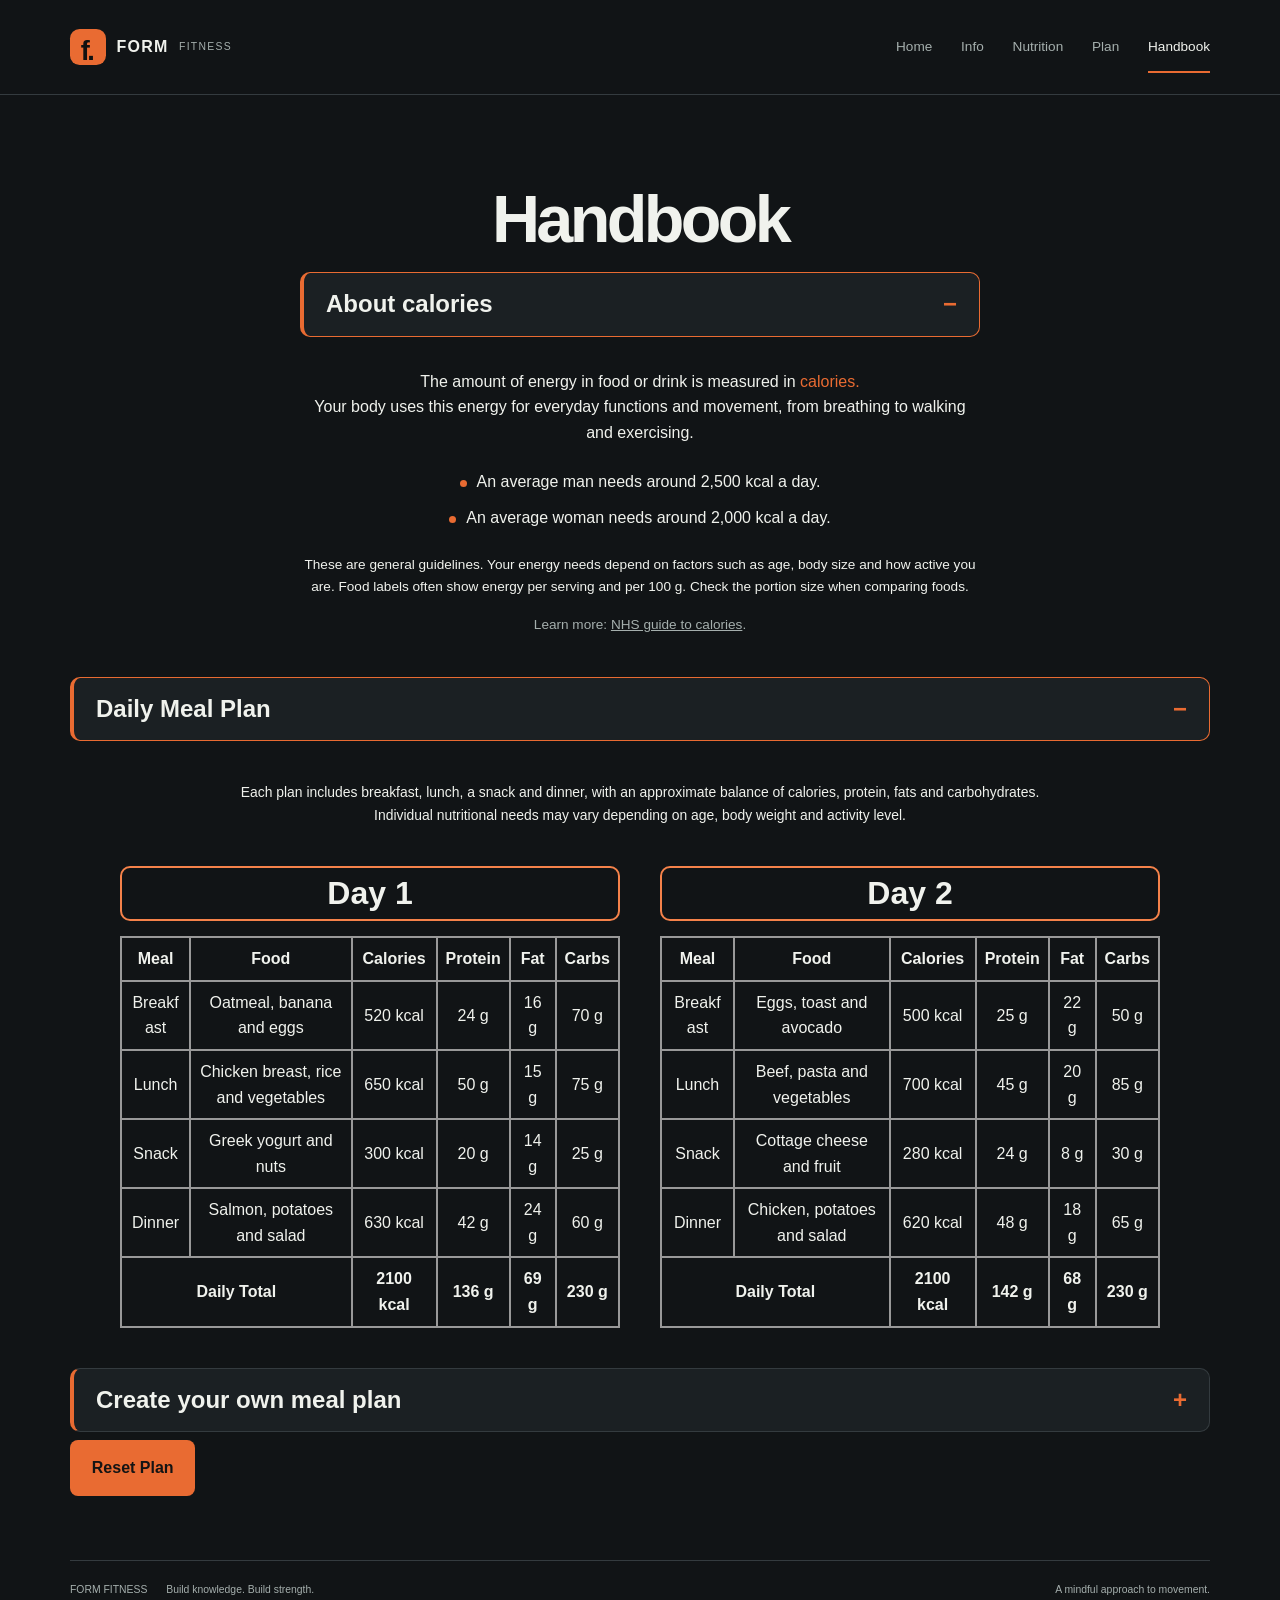
<file: page 5/index.html>
<!DOCTYPE html>
<html lang="en">

<head>
    <meta charset="utf-8">
    <meta http-equiv="X-UA-Compatible" content="IE=edge">
    <meta name="viewport" content="width=device-width, initial-scale=1">
    <title>Form Fitness</title>

    <link href="https://cdn.jsdelivr.net/npm/bootstrap@5.3.3/dist/css/bootstrap.min.css" rel="stylesheet">
    <link rel="stylesheet" href="../style.css">
    <link rel="stylesheet" href="style.css">

    <script src="https://code.jquery.com/jquery-3.7.1.min.js" defer></script>
    <script src="handbook.js" defer></script>
</head>

<body>

    <!-- HEADER -->
    <header class="site-header">
        <nav class="container site-nav" aria-label="Main navigation">
            <a class="brand" href="../index.html" aria-label="Form Fitness home">
                <span class="brand-mark" aria-hidden="true">f.</span>
                FORM
                <span class="brand-subtitle">FITNESS</span>
            </a>

            <ul class="nav-links">
                <li><a href="../index.html">Home</a></li>
                <li><a href="../page 2/index.html">Info</a></li>
                <li><a href="../page 3/index.html">Nutrition</a></li>
                <li><a href="../page 4/index.html">Plan</a></li>
                <li><a href="../page 5/index.html" aria-current="page">Handbook</a></li>
            </ul>
        </nav>
    </header>


    <!-- MAIN CONTENT -->
    <main class="container page-container">

        <!-- CALORIE INFORMATION -->
        <section class="info" aria-labelledby="handbook-title">
            <h1 id="handbook-title" class="mb-3">Handbook</h1>

            <h2>
                <button class="section-toggle" type="button" aria-expanded="true" aria-controls="calorie-content">
                    About calories <span aria-hidden="true">−</span>
                </button>
            </h2>

            <div class="calorie-guide" id="calorie-content">
                <p>
                    The amount of energy in food or drink is measured in <span>calories.</span><br>
                    Your body uses this energy for everyday functions and movement,
                    from breathing to walking and exercising.
                </p>

                <ul>
                    <li><i class="key-dot" aria-hidden="true"></i> An average man needs around 2,500 kcal a day.</li>
                    <li><i class="key-dot" aria-hidden="true"></i> An average woman needs around 2,000 kcal a day.</li>
                </ul>

                <p class="calorie-comments">
                    These are general guidelines. Your energy needs depend on factors such as age, body size and how active you are.
                    Food labels often show energy per serving and per 100 g. Check the portion size when comparing foods.
                </p>

                <p class="calorie-source">
                    Learn more:
                    <a href="https://www.nhs.uk/live-well/healthy-weight/managing-your-weight/understanding-calories/">NHS guide to calories</a>.
                </p>
            </div>
        </section>


        <!-- DAILY MEAL PLAN -->
        <br>

        <h2>
            <button class="section-toggle" type="button" aria-expanded="true" aria-controls="meal-content">
                Daily Meal Plan <span aria-hidden="true">−</span>
            </button>
        </h2>

        <div id="meal-content">
            <p class="meal-description">
                Each plan includes breakfast, lunch, a snack and dinner, with an approximate balance
                of calories, protein, fats and carbohydrates. Individual nutritional needs may vary
                depending on age, body weight and activity level.
            </p>

            <!-- PREDEFINED MEAL PLANS -->
            <div class="meal-plans">

                <!-- DAY 1 -->
                <div class="meal-day">
                    <h2>Day 1</h2>

                    <div class="meal-table-scroll" tabindex="0" role="region" aria-label="Meal plan table">
                        <table class="nutrition-table">
                            <tr>
                                <th>Meal</th>
                                <th>Food</th>
                                <th>Calories</th>
                                <th>Protein</th>
                                <th>Fat</th>
                                <th>Carbs</th>
                            </tr>

                            <tr>
                                <td>Breakfast</td>
                                <td>Oatmeal, banana and eggs</td>
                                <td>520 kcal</td>
                                <td>24 g</td>
                                <td>16 g</td>
                                <td>70 g</td>
                            </tr>

                            <tr>
                                <td>Lunch</td>
                                <td>Chicken breast, rice and vegetables</td>
                                <td>650 kcal</td>
                                <td>50 g</td>
                                <td>15 g</td>
                                <td>75 g</td>
                            </tr>

                            <tr>
                                <td>Snack</td>
                                <td>Greek yogurt and nuts</td>
                                <td>300 kcal</td>
                                <td>20 g</td>
                                <td>14 g</td>
                                <td>25 g</td>
                            </tr>

                            <tr>
                                <td>Dinner</td>
                                <td>Salmon, potatoes and salad</td>
                                <td>630 kcal</td>
                                <td>42 g</td>
                                <td>24 g</td>
                                <td>60 g</td>
                            </tr>

                            <tr class="total-row">
                                <td colspan="2">Daily Total</td>
                                <td>2100 kcal</td>
                                <td>136 g</td>
                                <td>69 g</td>
                                <td>230 g</td>
                            </tr>
                        </table>
                    </div>
                </div>


                <!-- DAY 2 -->
                <div class="meal-day">
                    <h2>Day 2</h2>

                    <div class="meal-table-scroll" tabindex="0" role="region" aria-label="Meal plan table">
                        <table class="nutrition-table">
                            <tr>
                                <th>Meal</th>
                                <th>Food</th>
                                <th>Calories</th>
                                <th>Protein</th>
                                <th>Fat</th>
                                <th>Carbs</th>
                            </tr>

                            <tr>
                                <td>Breakfast</td>
                                <td>Eggs, toast and avocado</td>
                                <td>500 kcal</td>
                                <td>25 g</td>
                                <td>22 g</td>
                                <td>50 g</td>
                            </tr>

                            <tr>
                                <td>Lunch</td>
                                <td>Beef, pasta and vegetables</td>
                                <td>700 kcal</td>
                                <td>45 g</td>
                                <td>20 g</td>
                                <td>85 g</td>
                            </tr>

                            <tr>
                                <td>Snack</td>
                                <td>Cottage cheese and fruit</td>
                                <td>280 kcal</td>
                                <td>24 g</td>
                                <td>8 g</td>
                                <td>30 g</td>
                            </tr>

                            <tr>
                                <td>Dinner</td>
                                <td>Chicken, potatoes and salad</td>
                                <td>620 kcal</td>
                                <td>48 g</td>
                                <td>18 g</td>
                                <td>65 g</td>
                            </tr>

                            <tr class="total-row">
                                <td colspan="2">Daily Total</td>
                                <td>2100 kcal</td>
                                <td>142 g</td>
                                <td>68 g</td>
                                <td>230 g</td>
                            </tr>
                        </table>
                    </div>
                </div>

            </div>
        </div>


        <!-- CUSTOM MEAL BUILDER -->
        <section class="meal-builder" aria-labelledby="builder-title">
            <h2 id="builder-title">
                <button class="section-toggle" type="button" aria-expanded="false" aria-controls="builder-content">
                    Create your own meal plan <span aria-hidden="true">+</span>
                </button>
            </h2>

            <div id="builder-content" hidden>
                <p>
                    Enter values for the entire portion, using whole numbers from the food label.
                    Totals add up your calories, protein, fat and carbs.
                </p>

                <p class="builder-note">
                    Your plan is automatically saved in this browser.
                </p>


                <!-- FORM -->
                <form id="meal-form" novalidate>
                    <div class="builder-fields">

                        <!-- MEAL TYPE -->
                        <div class="builder-field">
                            <label for="meal">Meal</label>
                            <select id="meal" name="meal">
                                <option>Breakfast</option>
                                <option>Lunch</option>
                                <option>Dinner</option>
                                <option>Other</option>
                            </select>
                        </div>

                        <!-- FOOD NAME -->
                        <div class="builder-field">
                            <label for="food">Food / dish</label>
                            <input id="food" name="food" maxlength="80" aria-describedby="food-error">
                            <small class="field-error" id="food-error"></small>
                        </div>

                        <!-- CALORIES -->
                        <div class="builder-field">
                            <label for="calories">Calories (kcal)</label>
                            <input
                                id="calories"
                                name="calories"
                                type="text"
                                inputmode="numeric"
                                pattern="[0-9]+"
                                data-integer
                                data-min="0"
                                maxlength="6"
                                aria-describedby="calories-error"
                            >
                            <small class="field-error" id="calories-error"></small>
                        </div>

                        <!-- PROTEIN -->
                        <div class="builder-field">
                            <label for="protein">Protein (g)</label>
                            <input
                                id="protein"
                                name="protein"
                                type="text"
                                inputmode="numeric"
                                pattern="[0-9]+"
                                data-integer
                                data-min="0"
                                maxlength="6"
                                aria-describedby="protein-error"
                            >
                            <small class="field-error" id="protein-error"></small>
                        </div>

                        <!-- FAT -->
                        <div class="builder-field">
                            <label for="fat">Fat (g)</label>
                            <input
                                id="fat"
                                name="fat"
                                type="text"
                                inputmode="numeric"
                                pattern="[0-9]+"
                                data-integer
                                data-min="0"
                                maxlength="6"
                                aria-describedby="fat-error"
                            >
                            <small class="field-error" id="fat-error"></small>
                        </div>

                        <!-- CARBS -->
                        <div class="builder-field">
                            <label for="carbs">Carbs (g)</label>
                            <input
                                id="carbs"
                                name="carbs"
                                type="text"
                                inputmode="numeric"
                                pattern="[0-9]+"
                                data-integer
                                data-min="0"
                                maxlength="6"
                                aria-describedby="carbs-error"
                            >
                            <small class="field-error" id="carbs-error"></small>
                        </div>

                    </div>

                    <button class="button" type="submit">Add to my plan</button>
                    <p id="meal-message" role="status"></p>
                </form>


                <!-- NEW TABLE -->
                <h3>My meal plan</h3>

                <div class="meal-table-scroll" tabindex="0" role="region" aria-label="Your meal plan" id="custom-plan">
                    <table class="nutrition-table">
                        <thead>
                            <tr>
                                <th scope="col">Meal</th>
                                <th scope="col">Food</th>
                                <th scope="col">Calories (kcal)</th>
                                <th scope="col">Protein (g)</th>
                                <th scope="col">Fat (g)</th>
                                <th scope="col">Carbs (g)</th>
                            </tr>
                        </thead>

                        <tbody>
                            <!-- BREAKFAST -->
                            <tr>
                                <th scope="row">Breakfast</th>
                                <td id="foods-breakfast">—</td>
                                <td id="calories-breakfast">0</td>
                                <td id="protein-breakfast">0</td>
                                <td id="fat-breakfast">0</td>
                                <td id="carbs-breakfast">0</td>
                            </tr>

                            <!-- LUNCH -->
                            <tr>
                                <th scope="row">Lunch</th>
                                <td id="foods-lunch">—</td>
                                <td id="calories-lunch">0</td>
                                <td id="protein-lunch">0</td>
                                <td id="fat-lunch">0</td>
                                <td id="carbs-lunch">0</td>
                            </tr>

                            <!-- DINNER -->
                            <tr>
                                <th scope="row">Dinner</th>
                                <td id="foods-dinner">—</td>
                                <td id="calories-dinner">0</td>
                                <td id="protein-dinner">0</td>
                                <td id="fat-dinner">0</td>
                                <td id="carbs-dinner">0</td>
                            </tr>

                            <!-- OTHER -->
                            <tr>
                                <th scope="row">Other</th>
                                <td id="foods-other">—</td>
                                <td id="calories-other">0</td>
                                <td id="protein-other">0</td>
                                <td id="fat-other">0</td>
                                <td id="carbs-other">0</td>
                            </tr>
                        </tbody>

                        <!-- DAILY TOTAL -->
                        <tfoot>
                            <tr class="total-row">
                                <th scope="row" colspan="2">Daily Total</th>
                                <td id="total-calories">0</td>
                                <td id="total-protein">0</td>
                                <td id="total-fat">0</td>
                                <td id="total-carbs">0</td>
                            </tr>
                        </tfoot>
                    </table>
                </div>

            </div>
            <button type="button" id="reset-plan" class="button">Reset Plan</button>
        </section>

    </main>


    <!-- FOOTER -->
    <footer class="container site-footer">
        <p>FORM FITNESS <span>Build knowledge. Build strength.</span></p>
        <p>A mindful approach to movement.</p>
    </footer>

</body>
</html>
</file>
<file: style.css>
:root {
    --background: #111416;
    --surface: #1b2023;
    --border: #343b3f;
    --text: #f0f2ed;
    --muted: #a5afad;
    --accent: #e96b32;
    --orange-hover: #f5824a;
    --content-width: 1180px;
    --space: 1.5rem;
    --radius: 1rem;
}

/* Shared foundations for all five pages. */
* {
    box-sizing: border-box;
}

html {
    scroll-behavior: smooth;
}


body {
    margin: 0;
    background: var(--background);
    color: var(--text);
    font-family: Arial, Helvetica, sans-serif;
    line-height: 1.6;
}

img {
    max-width: 100%;
}

a {
    color: inherit;
    text-decoration: none;
}

a:hover {
    color: var(--accent);
}

:focus-visible {
    outline: 3px solid var(--accent);
    outline-offset: 5px;
}

h1, h2, h3 {
    line-height: 1.1;
    font-weight: 700;
}

p {
    margin: 0 0 1rem;
}

.container {
    width: min(100% - 3rem, var(--content-width));
    padding-inline: 0;
    margin-inline: auto;
}

.page-container {
    /* Scale spacing between 2rem on phones and 4rem on wider screens.
    We need this to prevent different spacing between separate pages.
    Use it inside <main> !*/
    padding-block: clamp(2rem, 5vw, 4rem);
}

.button {
    display: inline-flex;
    gap: 2rem;
    align-items: center;
    justify-content: center;
    padding: .9rem 1.3rem;
    border: 1px solid transparent;
    border-radius: .5rem;
    background: var(--accent);
    color: #141414;
    font: inherit;
    font-weight: 700;
    cursor: pointer;
}

.button:hover {
    background: var(--orange-hover);
    color: #141414;
}
/* you can try to decor your page with this,
or make similiar section with this color palette
this would theoretically help you navigate with page coloring */
.card {
    padding: var(--space);
    background: var(--surface);
    color: var(--text);
    border: 1px solid var(--border);
    border-radius: var(--radius);
}

/* Reusable navigation wraps */
.site-header {
    border-bottom: 1px solid var(--border);
}

.site-nav {
    min-height: 94px;
    display: flex;
    align-items: center;
    justify-content: space-between;
    gap: 2rem;
}

.brand {
    display: flex;
    align-items: center;
    gap: .65rem;
    font-size: 1rem;
    font-weight: 800;
    letter-spacing: .08em;
    white-space: nowrap;
}

.brand-mark {
    display: grid;
    place-items: center;
    width: 36px;
    height: 36px;
    border-radius: .6rem;
    background: var(--accent);
    color: #111;
    font-size: 1.7rem;
    letter-spacing: -.1em;
    padding-right: .2rem;
}

.brand-subtitle {
    color: var(--muted);
    font-size: .65rem;
    font-weight: 400;
}

.nav-links {
    display: flex;
    gap: 1.8rem;
    list-style: none;
    padding: 0;
    margin: 0;
    font-size: .85rem;
    color: var(--muted);
}

.nav-links a {
    display: block;
    padding: .8rem 0;
}

.nav-links a[aria-current="page"] {
    color: var(--text);
    box-shadow: 0 2px var(--accent);
}

/* Bootstrap's row and columns handle the main responsive layout. */
.eyebrow {
    color: var(--muted);
    font-size: .65rem;
    letter-spacing: .17em;
    font-weight: 700;
}

.key-dot {
    display: inline-block;
    width: 7px;
    height: 7px;
    border-radius: 50%;
    background: var(--accent);
    margin-right: .4rem;
}

h1 {
    font-size: clamp(3rem, 5.2vw, 4.4rem);
    letter-spacing: -.055em;
    margin: 1.5rem 0;
}

h1 span {
    color: var(--accent);
}

.intro-copy {
    max-width: 360px;
    color: var(--muted);
    font-size: 1rem;
    margin-bottom: 2rem;
}

.quick-guide {
    margin-top: 3.5rem;
    max-width: 380px;
}

.quick-guide ol {
    padding: 0;
    list-style: none;
    font-size: .8rem;
}

.quick-guide li {
    display: flex;
    gap: 1rem;
    margin-bottom: .7rem;
}

.quick-guide li span {
    color: var(--accent);
    font-size: .7rem;
}


.panel-heading, .explorer-key {
    display: flex;
    align-items: center;
    justify-content: space-between;
    gap: 1rem;
}

.panel-heading h2 {
    font-size: .85rem;
    margin: 0;
    font-weight: 400;
}

.anatomy-container {
    position: relative;
    width: min(100%, 350px);
    margin: .8rem auto;
}

.body-base {
    display: block;
    width: 100%;
    height: auto;
}

/* Clip paths limit each link's hover area. No image mask: this also works from a local HTML file. */
.body-part {
    position: absolute;
    inset: 0;
    cursor: pointer;
}

.body-part img {
    position: absolute;
    inset: 0;
    width: 100%;
    height: 100%;
    pointer-events: none;
}

/* Recolor a copy of the base to approximately #e96b32, preserving its exact alpha outline. */
.part-hover {
    opacity: 0;
    filter: brightness(0) invert(.549) sepia(.258) saturate(15.465) hue-rotate(331.187deg) brightness(.914);
}

.body-part:hover .part-hover, .body-part:focus-visible .part-hover {
    opacity: 1;
}

/* Keep the link transparent so only the selected PNG changes color. */
.body-part:focus-visible {
    outline: none;
}

.left-arm {
    clip-path: polygon(28% 18%, 37% 18%, 42% 20%, 43% 24%, 40% 28%, 40% 31%, 35% 34%, 33% 43%, 28% 58%, 21% 58%, 24% 36%, 28% 26%);
}

.right-arm {
    clip-path: polygon(63% 18%, 72% 18%, 72% 26%, 76% 36%, 79% 58%, 72% 58%, 67% 43%, 65% 34%, 60% 31%, 60% 28%, 57% 24%, 58% 20%);
}

/* Full-size layers share one coordinate space; no per-image offsets or stretching. */
.left-leg {
    clip-path: polygon(35% 50%, 50% 50%, 50% 97%, 32% 97%, 32% 60%);
}

.right-leg {
    clip-path: polygon(50% 50%, 65% 50%, 68% 60%, 68% 97%, 50% 97%);
}

.abs {
    clip-path: polygon(36% 34%, 64% 34%, 65% 43%, 63% 50%, 37% 50%, 35% 43%);
}

.explorer-key {
    color: var(--muted);
    font-size: .65rem;
    border-top: 1px solid var(--border);
    padding-top: 1rem;
}

.muscle-links {
    display: grid;
    grid-template-columns: repeat(3, 1fr);
    gap: .7rem;
    margin-top: .7rem;
}

.muscle-links a {
    display: flex;
    align-items: center;
    gap: .7rem;
    padding: .8rem;
    border: 1px solid var(--border);
    border-radius: .5rem;
    font-size: .8rem;
}

.muscle-links a span:first-child {
    color: var(--muted);
    font-size: .6rem;
}

.muscle-links a span:last-child {
    margin-left: auto;
    color: var(--accent);
}

.site-footer {
    display: flex;
    justify-content: space-between;
    gap: 1rem;
    border-top: 1px solid var(--border);
    padding-block: 1.3rem;
    font-size: .65rem;
    color: var(--muted);
}

.site-footer p {
    margin: 0;
}

.site-footer span {
    margin-left: 1rem;
}

@media (max-width: 991px) {
    .site-nav {
        flex-wrap: wrap;
        gap: 1rem;
        padding-block: 1rem;
    }

    .introduction {
        text-align: center;
    }

    .intro-copy, .quick-guide {
        margin-inline: auto;
    }

    .quick-guide {
        margin-top: 2rem;
    }

    .quick-guide li {
        justify-content: center;
    }
}

@media (max-width: 575px) {
    .container {
        width: calc(100% - 2rem);
    }

    .site-nav {
        justify-content: center;
    }

    .nav-links {
        width: 100%;
        justify-content: space-between;
        gap: .5rem;
        font-size: .75rem;
    }

    .anatomy-panel {
        padding: 1rem;
    }

    .muscle-links a {
        padding: .65rem;
        gap: .4rem;
    }

    .site-footer {
        flex-direction: column;
        text-align: center;
    }

    .site-footer span {
        display: block;
        margin: .2rem 0 0;
    }
}

@media (prefers-reduced-motion: reduce) {
    html {
        scroll-behavior: auto;
    }
}


/* Registration section */
.registration-section {
    padding-block: 3rem;
}

.registration-card {
    padding: 2rem;
}

.registration-card h2 {
    font-size: 1.8rem;
    margin-bottom: .7rem;
}

.registration-description {
    color: var(--muted);
    margin-bottom: 1.5rem;
}

.registration-card .form-label {
    color: var(--text);
}

.registration-card .form-control {
    background: var(--background);
    border-color: var(--border);
    color: var(--text);
}

.registration-card .form-control:focus {
    background: var(--background);
    color: var(--text);
    border-color: var(--accent);
    box-shadow: 0 0 0 .2rem rgba(233, 107, 50, .2);
}

.success-message {
    display: none;
    color: #70c990;
    margin-top: 1rem;
    margin-bottom: 0;
}

.gift-container {
    display: flex;
    flex-direction: column;
    align-items: center;
    text-align: center;
}

.gift-image {
    width: 250px;
    height: auto;
    margin-bottom: 1.5rem;
}

.gift-button {
    background: #555;
    color: white;
    border: none;
    padding: .8rem 2.5rem;
    cursor: not-allowed;
}

.gift-button-active {
    background: var(--accent);
    color: #141414;
    border: none;
    padding: .8rem 2.5rem;
    font-weight: 700;
    cursor: pointer;
}

.gift-button-active:hover {
    background: var(--orange-hover);
}

.promo-code {
    display: none;
    width: 100%;
    max-width: 380px;
    margin-top: 1.5rem;
    padding: 1.5rem;
    background: var(--surface);
    border: 1px solid var(--accent);
    border-radius: var(--radius);
}

.promo-code h3 {
    font-size: 1.2rem;
    color: var(--accent);
}

.promo-code p {
    color: var(--muted);
    margin-bottom: .8rem;
}

.promo-code strong {
    color: var(--accent);
    font-size: 1.2rem;
}
</file>
<file: page 2/style.css>
.exercise-grid {
    display: grid;
    grid-template-columns: repeat(3, 1fr);
    gap: 32px;
    align-items: start;
}

.api-exercises { margin-block: 48px; }
.api-controls { display: flex; flex-wrap: wrap; gap: 16px; margin-block: 24px; }
.api-controls label { flex: 1 1 200px; min-width: 0; }
.api-controls input, .api-controls select {
    display: block;
    width: 100%;
    padding: 10px;
    border: 1px solid var(--border);
    border-radius: 6px;
    background: var(--surface);
    color: var(--text);
    font: inherit;
}
.api-exercises .button { margin-top: 20px; }
.api-exercises [hidden] { display: none; }
.api-exercises button:disabled { opacity: .6; cursor: wait; }
.api-exercises a { text-decoration: underline; }
.api-card { min-width: 0; overflow-wrap: anywhere; }
.api-card details p { margin-top: 16px; white-space: pre-line; }
.api-card details[open] summary::after { content: ' −'; }
.api-card small { margin-top: 20px; color: var(--muted); }

.muscle-section {
    margin-block: 32px 48px;
}

.muscle-heading {
    display: flex;
    align-items: center;
    justify-content: space-between;
    flex-wrap: wrap;
    gap: 16px;
    margin: 0 20px 24px;
    padding-bottom: 16px;
    border-bottom: 1px solid var(--border);
}

.muscle-heading h2 {
    margin: 0;
    padding-left: 14px;
    border-left: 4px solid var(--accent);
    font-size: clamp(1.5rem, 3vw, 2.2rem);
    letter-spacing: .08em;
}

.anatomy-return {
    display: inline-flex;
    align-items: center;
    gap: 16px;
    padding: 10px 16px;
    border: 1px solid var(--border);
    border-radius: 6px;
    color: var(--text);
    background: var(--surface);
    font-size: .85rem;
}

.anatomy-return:hover {
    border-color: var(--accent);
    color: var(--accent);
}

.exercise-card {
    display: flex;
    flex-direction: column;

    padding: 20px;
    background: var(--surface);
    border: 1px solid var(--border);
    border-radius: 10px;
}

.exercise-card img {
    width: 100%;
    aspect-ratio: 4 / 3;
    object-fit: cover;
    border-radius: 8px;
}

.exercise-card h3 {
    font-size: 22px;
    margin: 15px 0;
}

.exercise-card h4 {
    color: var(--accent);
}

.exercise-card p,
.exercise-card ol {
    color: var(--muted);
}

.exercise-card details {
    margin-top: 20px;
}

.exercise-card summary {
    display: inline-block;
    background: var(--accent);
    color: black;
    padding: 10px 15px;
    border-radius: 6px;
    cursor: pointer;
}

.description {
    display: flow-root;
    margin-top: 20px;
}

.exercise-card summary::after {
    content: ' +';
}

.exercise-card summary[aria-expanded="true"]::after {
    content: ' −';
}

.muscle-filters {
    display: flex;
    flex-wrap: wrap;
    align-items: center;
    gap: 12px;
    margin: 32px 20px;
    padding: 20px;
    background: var(--surface);
    border: 1px solid var(--border);
    border-radius: 10px;
}

.muscle-filters[hidden] { display: none; }
.muscle-filters .filter-buttons { margin-bottom: 0; }
.muscle-filters .api-jump { margin-left: auto; }
.muscle-filters #filter-status { flex-basis: 100%; }

.muscle-filters p { color: var(--muted); }

.filter-buttons {
    display: flex;
    flex-wrap: wrap;
    gap: 10px;
    margin-bottom: 12px;
}

.filter-buttons button {
    padding: 10px 20px;
    border: 1px solid var(--border);
    border-radius: 30px;
    background: transparent;
    color: var(--text);
    font: inherit;
    cursor: pointer;
    transition: background-color 180ms ease, color 180ms ease;
}

.filter-buttons button:hover { border-color: var(--accent); }

.filter-buttons button[aria-pressed="true"] {
    background: var(--accent);
    border-color: var(--accent);
    color: var(--background);
}

#filter-status { margin: 0; font-size: .85rem; }

@media (prefers-reduced-motion: reduce) {
    .filter-buttons button { transition: none; }
}

.exercise-card summary:hover {
    background: var(--orange-hover);
}

@media (max-width: 900px) {
    .exercise-grid { grid-template-columns: repeat(2, minmax(0, 1fr)); }
}

@media (max-width: 575px) {
    .exercise-grid { grid-template-columns: minmax(0, 1fr); gap: 24px; }
}
</file>
<file: page 3/style.css>
:root { --bmi-accent: #f36d30; --bmi-text: #f6f7f7; --bmi-muted: #aab4b8; --bmi-line: #343c40; --bmi-panel: #1b2023; }
.nutrition-main { max-width: 1190px; padding-top: 48px; padding-bottom: 72px; color: var(--bmi-text); }
.intro { text-align: center; margin-bottom: 36px; }
.eyebrow { font-size: .7rem; letter-spacing: .18em; font-weight: 800; color: #f78a56; }
.pulse-dot { display: inline-block; width: 7px; height: 7px; background: var(--bmi-accent); border-radius: 50%; margin-right: 7px; }
.intro h1 { font-size: clamp(2.4rem,5.3vw,4.1rem); font-weight: 850; letter-spacing: -.05em; margin: 14px 0; }
.intro h1 em { font-style: normal; color: var(--bmi-accent); }
.intro p { color: var(--bmi-muted); font-size: 1.04rem; }
.nutrition-layout { display: grid; grid-template-columns: 1fr 1fr; gap: 20px; align-items: start; }
.glass-panel { background: var(--bmi-panel); border: 1px solid var(--bmi-line); border-radius: 20px; padding: 29px; box-shadow: 0 18px 48px rgba(0,0,0,.12); }
.section-heading { display: flex; align-items: center; gap: 13px; margin-bottom: 27px; }
.step-chip { display: grid; place-items: center; width: 43px; height: 43px; flex: none; background: rgba(243,109,48,.11); color: var(--bmi-accent); border: 1px solid rgba(243,109,48,.3); border-radius: 13px; font-weight: 800; }
.section-heading h2 { font-size: 1.23rem; font-weight: 800; margin: 0 0 3px; }
.section-heading p { margin: 0; color: var(--bmi-muted); font-size: .82rem; }
.field { margin-bottom: 19px; }
.field label { display: block; font-size: .9rem; font-weight: 700; margin-bottom: 8px; color: #e8eeef; }
.required { color: var(--bmi-accent); }.optional { color: var(--bmi-muted); font-weight: 400; font-size: .8rem; }
.input-shell { display: flex; align-items: center; background: #151a1d; border: 1px solid #3b4449; border-radius: 10px; overflow: hidden; transition: border-color .15s,box-shadow .15s; }
.input-shell:focus-within { border-color: var(--bmi-accent); box-shadow: 0 0 0 3px rgba(243,109,48,.12); }
.input-shell input,.input-shell select { width: 100%; min-width: 0; background: transparent; border: 0; color: #fff; padding: 13px 14px; outline: none; font-size: .95rem; }
.input-shell select option { color: #111; }.input-shell input::placeholder,textarea::placeholder { color: #7f8a8f; }
.unit { color: #e8a07b; font-size: .79rem; font-weight: 800; padding-right: 14px; }
.measurement-grid { display: grid; grid-template-columns: 1fr 1fr; gap: 15px; }
.field textarea { display: block; width: 100%; background: #151a1d; border: 1px solid #3b4449; border-radius: 10px; color: #fff; padding: 13px 14px; outline: none; resize: vertical; }
.field textarea:focus { border-color: var(--bmi-accent); box-shadow: 0 0 0 3px rgba(243,109,48,.12); }
.field-footer { display: flex; justify-content: space-between; gap: 8px; color: var(--bmi-muted); font-size: .7rem; margin-top: 7px; }
.field-error { color: #ff9d99; font-size: .78rem; margin: 5px 0 0; min-height: 0; }.field-error:empty { display: none; }
.input-shell.is-invalid { border-color: #ff8585; }.field textarea.is-invalid { border-color: #ff8585; }
.button-row { display: flex; gap: 10px; margin-top: 24px; }
.calculate-btn { flex: 1; display: flex; justify-content: space-between; align-items: center; background: var(--bmi-accent); color: #161616; font-weight: 800; border: 0; border-radius: 10px; padding: 15px 17px; transition: transform .15s,background .15s; }
.calculate-btn:hover { background: #ff8750; transform: translateY(-1px); }.reset-btn { color: #f6f7f7; border: 1px solid #465158; border-radius: 10px; padding: 13px 17px; background: transparent; }.reset-btn:hover { border-color: var(--bmi-accent); }
.form-message { color: #b2edc4; font-size: .85rem; margin: 10px 0 0; min-height: 0; }.form-message:empty { display: none; }
.empty-state { text-align: center; padding: 50px 14px 60px; }.empty-orbit { width: 135px; height: 135px; border: 1px dashed #49535a; border-radius: 50%; margin: 0 auto 25px; display: grid; place-items: center; }.empty-orbit-inner { width: 86px; height: 86px; border-radius: 50%; background: #262d31; color: var(--bmi-accent); display: grid; place-items: center; font-size: 3rem; }.empty-state h3 { font-size: 1.25rem; font-weight: 800; }.empty-state p { color: var(--bmi-muted); max-width: 250px; margin: 10px auto; font-size: .9rem; }
.score-area { text-align: center; padding: 15px 0 24px; }.score-label { color: var(--bmi-muted); font-size: .7rem; font-weight: 800; letter-spacing: .13em; }.score-number { font-size: clamp(4.8rem,9vw,7.5rem); font-weight: 850; line-height: 1.13; letter-spacing: -.08em; font-variant-numeric: tabular-nums; }.category-pill { display: inline-flex; padding: 8px 18px; border-radius: 100px; background: rgba(67,197,139,.14); color: #7ee7ad; font-weight: 800; font-size: .88rem; }
.scale-block { margin: 12px 0 22px; }.scale-heading { display: flex; justify-content: space-between; color: #d8e0e2; font-size: .8rem; font-weight: 750; margin-bottom: 13px; }.scale-track { position: relative; height: 12px; border-radius: 12px; background: linear-gradient(to right,#67aef2 0%,#67aef2 25%,#4bc78b 25%,#4bc78b 50%,#f7c768 50%,#f7c768 75%,#ed7b68 75%,#ed7b68 100%); }.scale-marker { position: absolute; top: 50%; left: 0%; width: 20px; height: 20px; border: 4px solid white; background: #202428; border-radius: 50%; transform: translate(-50%,-50%); box-shadow: 0 2px 10px #0008; transition: left .45s ease; }.scale-labels { display: grid; grid-template-columns: repeat(4,1fr); gap: 4px; margin-top: 11px; color: var(--bmi-muted); font-size: .64rem; text-align: center; }.insight-card { display: flex; gap: 12px; align-items: start; background: #252c30; border: 1px solid #3a4448; border-radius: 13px; padding: 17px; }.insight-icon { color: var(--bmi-accent); font-size: 1.3rem; }.insight-card p { margin: 0; color: #dce3e5; font-size: .87rem; line-height: 1.65; }
.details-toggle { display: flex; width: 100%; justify-content: space-between; margin-top: 20px; padding: 13px 0; border: 0; border-bottom: 1px solid #394146; background: transparent; color: #f3f5f6; font-weight: 700; font-size: .85rem; }.details-toggle:hover { color: var(--bmi-accent); }.details-content { padding: 15px 0; color: var(--bmi-muted); font-size: .85rem; line-height: 1.6; }.details-content p:last-child { margin-bottom: 0; }.disclaimer { border-top: 1px solid var(--bmi-line); margin: 24px 0 0; padding-top: 18px; color: var(--bmi-muted); font-size: .75rem; line-height: 1.65; }
.history-section { margin-top: 20px; }.history-head { display: flex; justify-content: space-between; align-items: center; gap: 15px; }.history-head h2 { font-size: 1.2rem; font-weight: 800; margin: 6px 0 0; }.clear-history { background: transparent; color: var(--bmi-muted); border: 1px solid #485158; border-radius: 8px; padding: 9px 13px; font-size: .8rem; }.clear-history:hover { color: white; border-color: var(--bmi-accent); }.history-note,.history-empty { color: var(--bmi-muted); font-size: .8rem; margin: 10px 0; }.history-list { display: grid; grid-template-columns: repeat(3,minmax(0,1fr)); gap: 10px; }.history-item { background: #151a1d; border: 1px solid #364045; border-radius: 12px; padding: 15px; }.history-item strong { font-size: 1.45rem; }.history-item span { color: var(--bmi-muted); font-size: .78rem; display: block; }.history-item small { color: #f7a37c; }
[hidden] { display: none !important; }
@media(max-width: 860px) { .nutrition-layout { grid-template-columns: 1fr; }.nutrition-main { max-width: 700px; }.history-list { grid-template-columns: repeat(2,minmax(0,1fr)); } }
@media(max-width: 500px) { .nutrition-main { padding-top: 30px; }.glass-panel { padding: 20px; border-radius: 15px; }.measurement-grid { gap: 10px; }.history-list { grid-template-columns: 1fr; }.intro h1 { font-size: 2.4rem; }.scale-labels { font-size: .57rem; } }

.details-content { display: none; }
</file>
<file: page 4/style.css>
.plan-section {
    padding: 40px 20px;
}

.table-responsive {
    position: relative;
    isolation: isolate;
    background: var(--surface);
    border: 1px solid var(--border);
    border-radius: 10px;
    overflow-x: auto;
    overflow-y: hidden;
}

.plan-table {
    position: relative;
    z-index: 1;
}

.column-shine {
    position: absolute;
    overflow: hidden;
    pointer-events: none;
    z-index: 0;
}

.column-shine::before {
    content: '';
    position: absolute;
    inset: -100% -100%;
    background: linear-gradient(125deg, transparent 44%, rgba(235, 242, 246, .025) 47%, rgba(235, 242, 246, .12) 50%, rgba(235, 242, 246, .025) 53%, transparent 56%);
    transform: translateX(-100%);
}

.shine-active .column-shine::before {
    animation: column-shimmer 9s ease-in-out var(--shine-delay) infinite;
}

@keyframes column-shimmer {
    0%, 12% { transform: translateX(-100%); }
    48%, 100% { transform: translateX(100%); }
}

@media (prefers-reduced-motion: reduce) {
    .shine-active .column-shine::before { animation: none; }
}

.plan-table {
    --bs-table-bg: transparent;
    --bs-table-color: var(--muted);
    --bs-table-border-color: var(--border);
    margin-bottom: 0;
}

.plan-table thead th {
    color: var(--accent);
    border-bottom: 2px solid var(--accent);
    padding: 15px;
}

.plan-table tbody th {
    color: inherit;
}

.plan-table td,
.plan-table tbody th {
    padding: 12px 15px;
}

.plan-table tbody tr:hover {
    background: rgba(255, 255, 255, 0.05);
}

/* Tablet */
.weekly-progress {
    margin-bottom: 24px;
    padding: 20px;
    background: var(--surface);
    border: 1px solid var(--border);
    border-radius: 10px;
}

.weekly-progress-heading {
    display: flex;
    flex-wrap: wrap;
    justify-content: space-between;
    gap: 8px;
}

.weekly-progress small, #weekly-progress-count {
    color: var(--muted);
}

.weekly-progress-track {
    height: 10px;
    margin: 12px 0;
    overflow: hidden;
    background: var(--border);
    border-radius: 10px;
}

.weekly-progress-fill {
    width: 0;
    height: 100%;
    background: var(--accent);
    border-radius: inherit;
    transition: width 350ms ease;
}

.workout-check {
    display: flex;
    align-items: center;
    gap: 12px;
    cursor: pointer;
}

.workout-check input {
    width: 18px;
    height: 18px;
    flex-shrink: 0;
    accent-color: var(--accent);
    cursor: pointer;
}

.plan-table tbody tr.is-today {
    background: rgba(233, 107, 50, .1);
}

.plan-table tr.is-today th {
    color: var(--accent);
    border-left: 3px solid var(--accent);
}

.plan-table tr.is-complete .workout-check {
    color: #90cfa3;
}

@media (prefers-reduced-motion: reduce) {
    .weekly-progress-fill { transition: none; }
}

/* Tablet */
@media (max-width: 768px) {
    .plan-section {
        padding: 30px 15px;
    }

    .plan-table td,
    .plan-table th {
        font-size: 0.95rem;
    }
}

/* Mobile */
@media (max-width: 480px) {
    .plan-section {
        padding: 20px 10px;
    }

    .plan-table td,
    .plan-table th {
        font-size: 0.85rem;
        padding: 8px 10px;
    }
}

/* WORKOUT PLAN */

.plan-section {
    padding: 40px 20px;
}

.table-responsive {
    background: var(--surface);
    border: 1px solid var(--border);
    border-radius: 10px;
    overflow-x: auto;
    overflow-y: hidden;
}

.plan-table {
    --bs-table-bg: transparent;
    --bs-table-color: var(--muted);
    --bs-table-border-color: var(--border);
    margin-bottom: 0;
}

.plan-table thead th {
    color: var(--accent);
    border-bottom: 2px solid var(--accent);
    padding: 15px;
}

.plan-table tbody th {
    color: inherit;
}

.plan-table td,
.plan-table tbody th {
    padding: 12px 15px;
    vertical-align: middle;
}

.plan-table tbody tr:hover {
    background: rgba(255, 255, 255, 0.05);
}

/* COMPLETION CHECKBOXES */

.workout-checkbox {
    width: 20px;
    height: 20px;
    cursor: pointer;
    accent-color: var(--accent);
}

.plan-table tbody tr:has(.workout-checkbox:checked) {
    background: rgba(243, 109, 48, 0.08);
}

.plan-table tbody tr:has(.workout-checkbox:checked) td:nth-child(3) {
    text-decoration: line-through;
    opacity: 0.65;
}

/* DASHBOARD */

.dashboard-section {
    padding: 30px 20px 45px;
}

.dashboard-section h2 {
    font-size: clamp(1.7rem, 3vw, 2.3rem);
    font-weight: 800;
}

.dashboard-section > p {
    color: var(--muted);
}

/* STATISTICS CARDS */

.stats-grid {
    display: grid;
    grid-template-columns: repeat(4, minmax(0, 1fr));
    gap: 18px;
    margin-bottom: 25px;
}

.stat-card {
    background: var(--surface);
    border: 1px solid var(--border);
    border-radius: 16px;
    padding: 25px 20px;
    text-align: center;
    transition: transform 0.25s, border-color 0.25s;
}

.stat-card:hover {
    transform: translateY(-4px);
    border-color: var(--accent);
}

.stat-card h3 {
    font-size: 0.9rem;
    color: var(--muted);
    font-weight: 700;
}

.stat-card p {
    font-size: clamp(2rem, 4vw, 3rem);
    font-weight: 850;
    color: var(--accent);
    margin: 12px 0 5px;
    font-variant-numeric: tabular-nums;
}

.stat-card span {
    font-size: 0.8rem;
    color: var(--muted);
}

/* WEEKLY PROGRESS */

.progress-panel,
.chart-panel {
    background: var(--surface);
    border: 1px solid var(--border);
    border-radius: 16px;
    padding: 25px;
    margin-top: 20px;
}

.progress-heading {
    display: flex;
    justify-content: space-between;
    align-items: center;
    gap: 12px;
    margin-bottom: 20px;
}

.progress-heading h3,
.chart-panel h3 {
    font-size: 1.2rem;
    font-weight: 800;
    margin: 0;
}

.progress-heading span {
    color: var(--muted);
    font-size: 0.9rem;
}

.progress-track {
    width: 100%;
    height: 16px;
    background: rgba(128, 128, 128, 0.2);
    border-radius: 100px;
    overflow: hidden;
}

#weeklyProgressFill {
    width: 0;
    height: 100%;
    background: var(--accent);
    border-radius: inherit;
    transition: width 0.45s ease;
}

/* MUSCLE GROUP BAR CHART */

.chart-panel > p {
    color: var(--muted);
    font-size: 0.9rem;
    margin: 12px 0 25px;
}

.muscle-chart-row {
    margin-bottom: 24px;
}

.muscle-chart-row:last-child {
    margin-bottom: 0;
}

.muscle-chart-heading {
    display: flex;
    justify-content: space-between;
    gap: 12px;
    margin-bottom: 10px;
}

.muscle-chart-heading strong {
    font-size: 0.95rem;
}

.muscle-chart-heading span {
    color: var(--muted);
    font-size: 0.85rem;
}

.muscle-chart-track {
    width: 100%;
    height: 22px;
    background: rgba(128, 128, 128, 0.18);
    border-radius: 8px;
    overflow: hidden;
}

.muscle-chart-bar {
    position: relative;
    width: 0;
    height: 100%;
    background: var(--accent);
    border-radius: inherit;
    transition: width 0.5s ease;
    overflow: hidden;
}

/* SHIMMER ANIMATION */

.muscle-chart-bar::after {
    content: "";
    position: absolute;
    inset: 0;
    background: linear-gradient(
        110deg,
        transparent 20%,
        rgba(255, 255, 255, 0.3) 50%,
        transparent 80%
    );
    transform: translateX(-100%);
    animation: columnShimmer 2.8s ease-in-out infinite;
}

@keyframes columnShimmer {
    0% {
        transform: translateX(-100%);
    }

    60%, 100% {
        transform: translateX(100%);
    }
}

/* WEEKLY HISTORY */

.weekly-history-section {
    background: var(--surface);
    border: 1px solid var(--border);
    border-radius: 16px;
    padding: 30px;
    margin: 0 20px 50px;
}

.history-header {
    display: flex;
    justify-content: space-between;
    align-items: center;
    gap: 20px;
    margin-bottom: 20px;
}

.history-header h2 {
    font-size: 1.5rem;
    font-weight: 800;
    margin-bottom: 8px;
}

.history-header p {
    color: var(--muted);
    margin: 0;
}

.reset-week-btn {
    background: transparent;
    color: var(--accent);
    border: 1px solid var(--accent);
    padding: 12px 18px;
    border-radius: 10px;
    font-weight: 700;
    cursor: pointer;
    transition: background 0.2s, color 0.2s;
}

.reset-week-btn:hover {
    background: var(--accent);
    color: #151515;
}

.reset-week-btn:focus-visible,
.workout-checkbox:focus-visible {
    outline: 3px solid var(--accent);
    outline-offset: 3px;
}

#storageMessage {
    color: var(--muted);
    font-size: 0.85rem;
}

#storageMessage:empty {
    display: none;
}

#weeklyHistory {
    display: grid;
    grid-template-columns: repeat(2, minmax(0, 1fr));
    gap: 15px;
}

.history-empty,
#weeklyHistory > p {
    color: var(--muted);
}

.weekly-history-card {
    background: rgba(128, 128, 128, 0.06);
    border: 1px solid var(--border);
    border-radius: 12px;
    padding: 20px;
}

.weekly-history-card h3 {
    font-size: 1rem;
    font-weight: 800;
    margin-bottom: 10px;
}

.weekly-history-card p {
    color: var(--muted);
    font-size: 0.85rem;
    margin-bottom: 10px;
}

.weekly-history-card strong {
    display: block;
    font-size: 1.6rem;
    color: var(--accent);
    margin-bottom: 12px;
}

.history-progress-track {
    width: 100%;
    height: 10px;
    background: rgba(128, 128, 128, 0.2);
    border-radius: 100px;
    overflow: hidden;
}

.history-progress-fill {
    height: 100%;
    background: var(--accent);
    border-radius: inherit;
}

/* RESPONSIVE DESIGN */

@media (max-width: 900px) {
    .stats-grid {
        grid-template-columns: repeat(2, minmax(0, 1fr));
    }
}

@media (max-width: 768px) {
    .plan-section {
        padding: 30px 15px;
    }

    .plan-table td,
    .plan-table th {
        font-size: 0.95rem;
    }

    .dashboard-section {
        padding: 25px 15px;
    }

    .weekly-history-section {
        margin: 0 15px 35px;
        padding: 22px;
    }

    #weeklyHistory {
        grid-template-columns: 1fr;
    }
}

@media (max-width: 480px) {
    .plan-section {
        padding: 20px 10px;
    }

    .plan-table td,
    .plan-table th {
        font-size: 0.85rem;
        padding: 8px 10px;
    }

    .stats-grid {
        gap: 10px;
    }

    .stat-card {
        padding: 18px 10px;
    }

    .stat-card h3 {
        font-size: 0.78rem;
    }

    .progress-panel,
    .chart-panel {
        padding: 18px;
    }

    .history-header {
        flex-direction: column;
        align-items: stretch;
    }

    .reset-week-btn {
        width: 100%;
    }
}

@media (prefers-reduced-motion: reduce) {
    .muscle-chart-bar::after {
        animation: none;
    }

    .muscle-chart-bar,
    #weeklyProgressFill {
        transition: none;
    }
}
</file>
<file: page 5/style.css>
.info {
    max-width: 680px;
    margin-inline: auto;
    text-align: center;
}

.calorie-guide span {
    color: var(--accent);
}

.calorie-guide {
    margin-top: 2rem;
}

.calorie-guide ul {
    list-style: none;
    padding: 0;
    margin-block: 1.5rem;
}

.calorie-guide li {
    margin-bottom: .6rem;
}

.calorie-source {
    color: var(--muted);
    font-size: .85rem;
}

.calorie-source a {
    text-decoration: underline;
}

.calorie-comments{
    font-size: 0.85rem;
}

.meal-plans {
    display: grid;
    grid-template-columns: repeat(2, minmax(0, 1fr));
    gap: 40px;

    max-width: 1100px;
    margin: 40px auto;
    padding: 0 30px;
}

.meal-day {
    display: flex;
    flex-direction: column;
}

.meal-day h2 {
    margin-bottom: 15px;

    border: 2px solid #f5824a;
    border-radius: 10px;

    padding: 8px 15px;
    text-align: center;
}

.nutrition-table {
    width: 100%;
    height: 100%;
    border-collapse: collapse;
    border: 2px solid #999;
}

.nutrition-table th,
.nutrition-table td {
    border: 2px solid #999;
    padding: 8px;
    text-align: center;
}

.nutrition-table th {
    font-weight: bold;
}

.total-row {
    font-weight: bold;
}

.calorie-comments{
    font-size: 0.85rem;
}

.meal-description {
    max-width: 800px;
    margin: 40px auto 30px;
    text-align: center;
    font-size: 0.87rem;
    line-height: 1.6;
}

.section-toggle {
    display: flex;
    align-items: center;
    justify-content: space-between;
    gap: 20px;
    width: 100%;
    padding: 18px 22px;
    border: 1px solid var(--border);
    border-left: 4px solid var(--accent);
    border-radius: 10px;
    background: var(--surface);
    color: var(--text);
    text-align: left;
    font: inherit;
    font-size: clamp(1.1rem, 2vw, 1.5rem);
    cursor: pointer;
}

.section-toggle:hover, .section-toggle[aria-expanded="true"] {
    border-color: var(--accent);
}

.section-toggle span { color: var(--accent); }
.meal-day { min-width: 0; }
.meal-table-scroll { overflow-x: auto; max-width: 100%; }
.nutrition-table { height: auto; min-width: 450px; }
.nutrition-table td { overflow-wrap: anywhere; }
.meal-builder { margin-top: 36px; }
#builder-content { padding: 24px; background: var(--surface); border-radius: 10px; }
.builder-note { color: var(--muted); font-size: .85rem; }
.builder-fields { display: grid; grid-template-columns: repeat(3, minmax(0, 1fr)); gap: 16px; margin-bottom: 20px; }
.builder-field { display: flex; flex-direction: column; gap: 6px; }
.builder-field label { font-size: .9rem; }
.builder-field input, .builder-field select {
    width: 100%;
    min-width: 0;
    padding: 10px 12px;
    border: 1px solid var(--border);
    border-radius: 6px;
    background: var(--background);
    color: var(--text);
    font: inherit;
}
.builder-field [aria-invalid="true"] { border-color: #ff9d99; }
.field-error { color: #ff9d99; font-size: .8rem; }
#meal-message { margin: 14px 0; }
.meal-builder h3 { font-size: 1.3rem; margin-top: 28px; }
.remove-meal { border: 1px solid var(--border); border-radius: 6px; padding: 8px 12px; background: var(--background); color: var(--text); cursor: pointer; }
.remove-meal:hover { border-color: var(--accent); color: var(--accent); }
#custom-plan .nutrition-table { min-width: 760px; }

/* Tablet: stack the example plans and use two form columns. */
@media (max-width: 991px) {
    .meal-plans { grid-template-columns: 1fr; gap: 28px; padding: 0; margin-block: 28px; }
    .builder-fields { grid-template-columns: repeat(2, minmax(0, 1fr)); }
    .nutrition-table th, .nutrition-table td { padding: 10px; }
}

/* Phone: one form column; tables scroll within their own containers. */
@media (max-width: 575px) {
    .builder-fields { grid-template-columns: 1fr; }
    #builder-content { padding: 16px; }
    .section-toggle { padding: 14px; gap: 12px; }
    .meal-description { margin: 24px 0; }
    .nutrition-table th, .nutrition-table td { padding: 8px; font-size: .85rem; }
    #meal-form > .button { width: 100%; }
}
</file>
